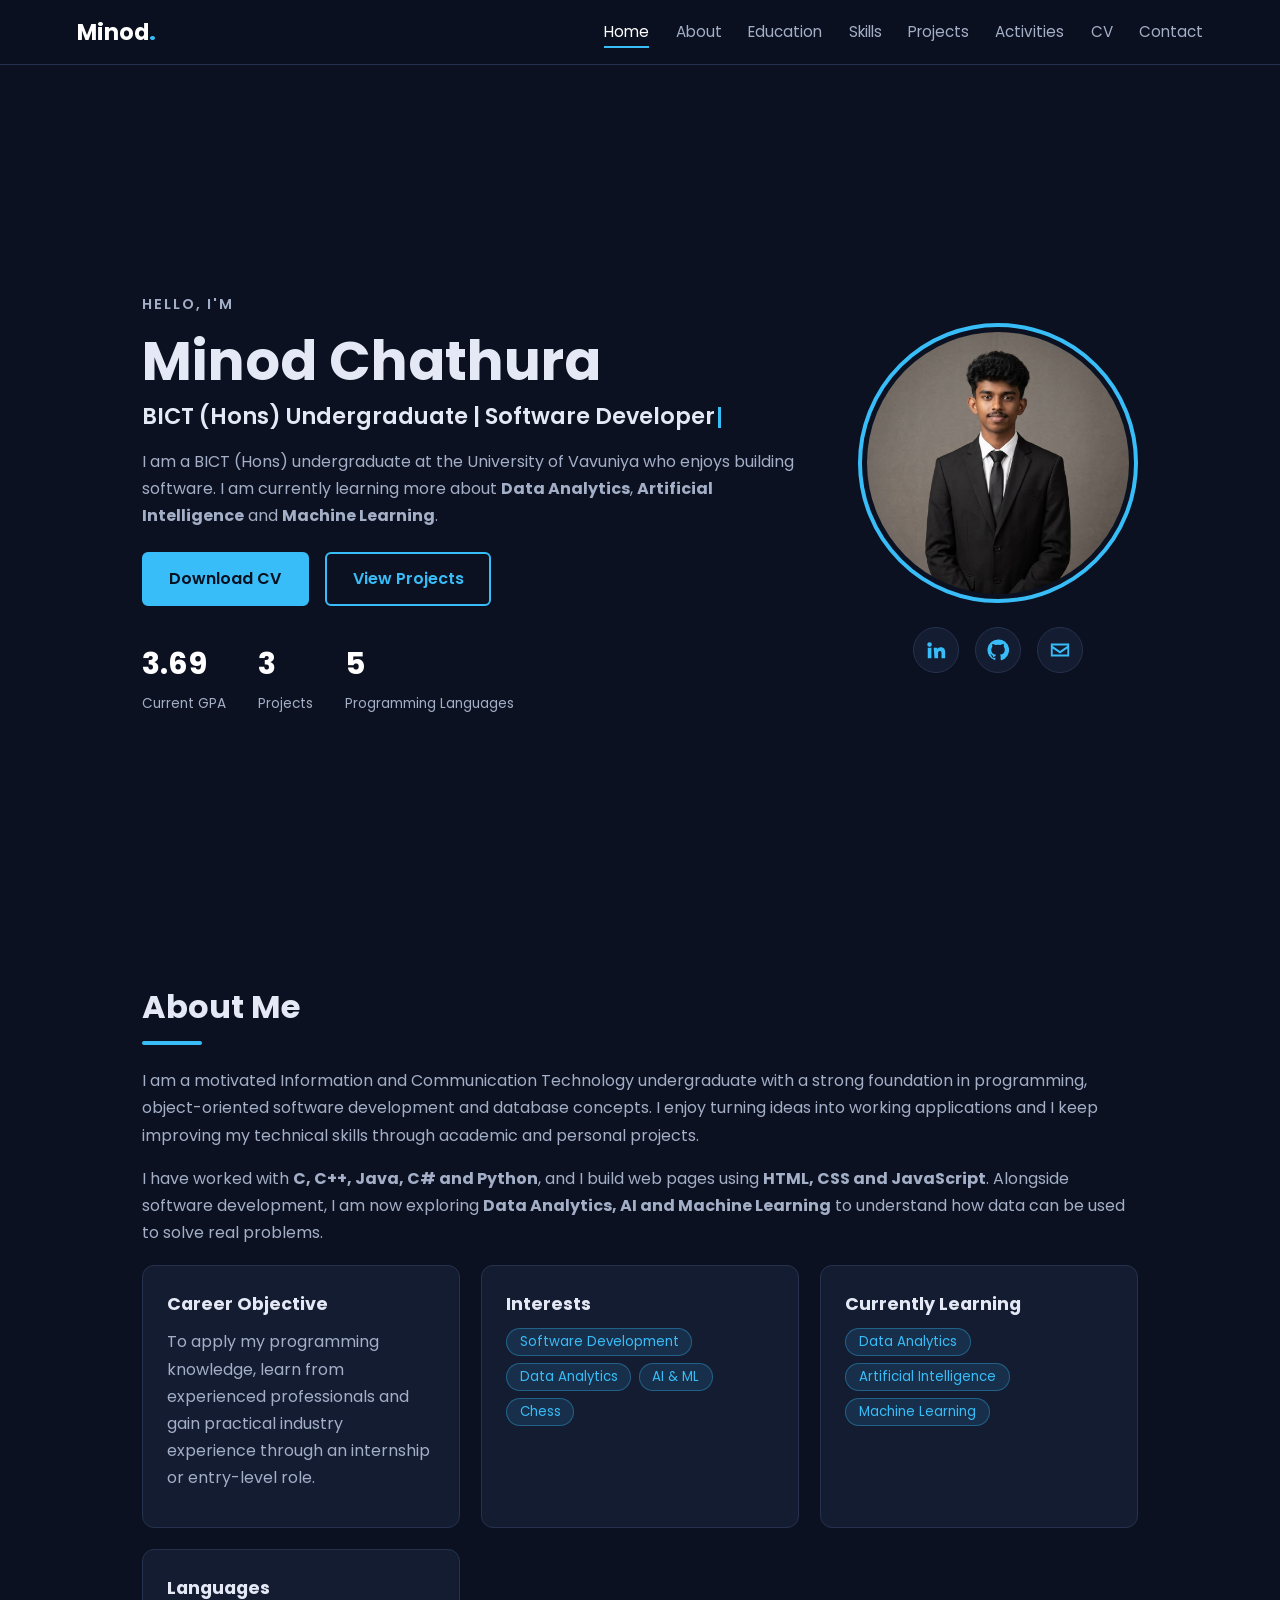
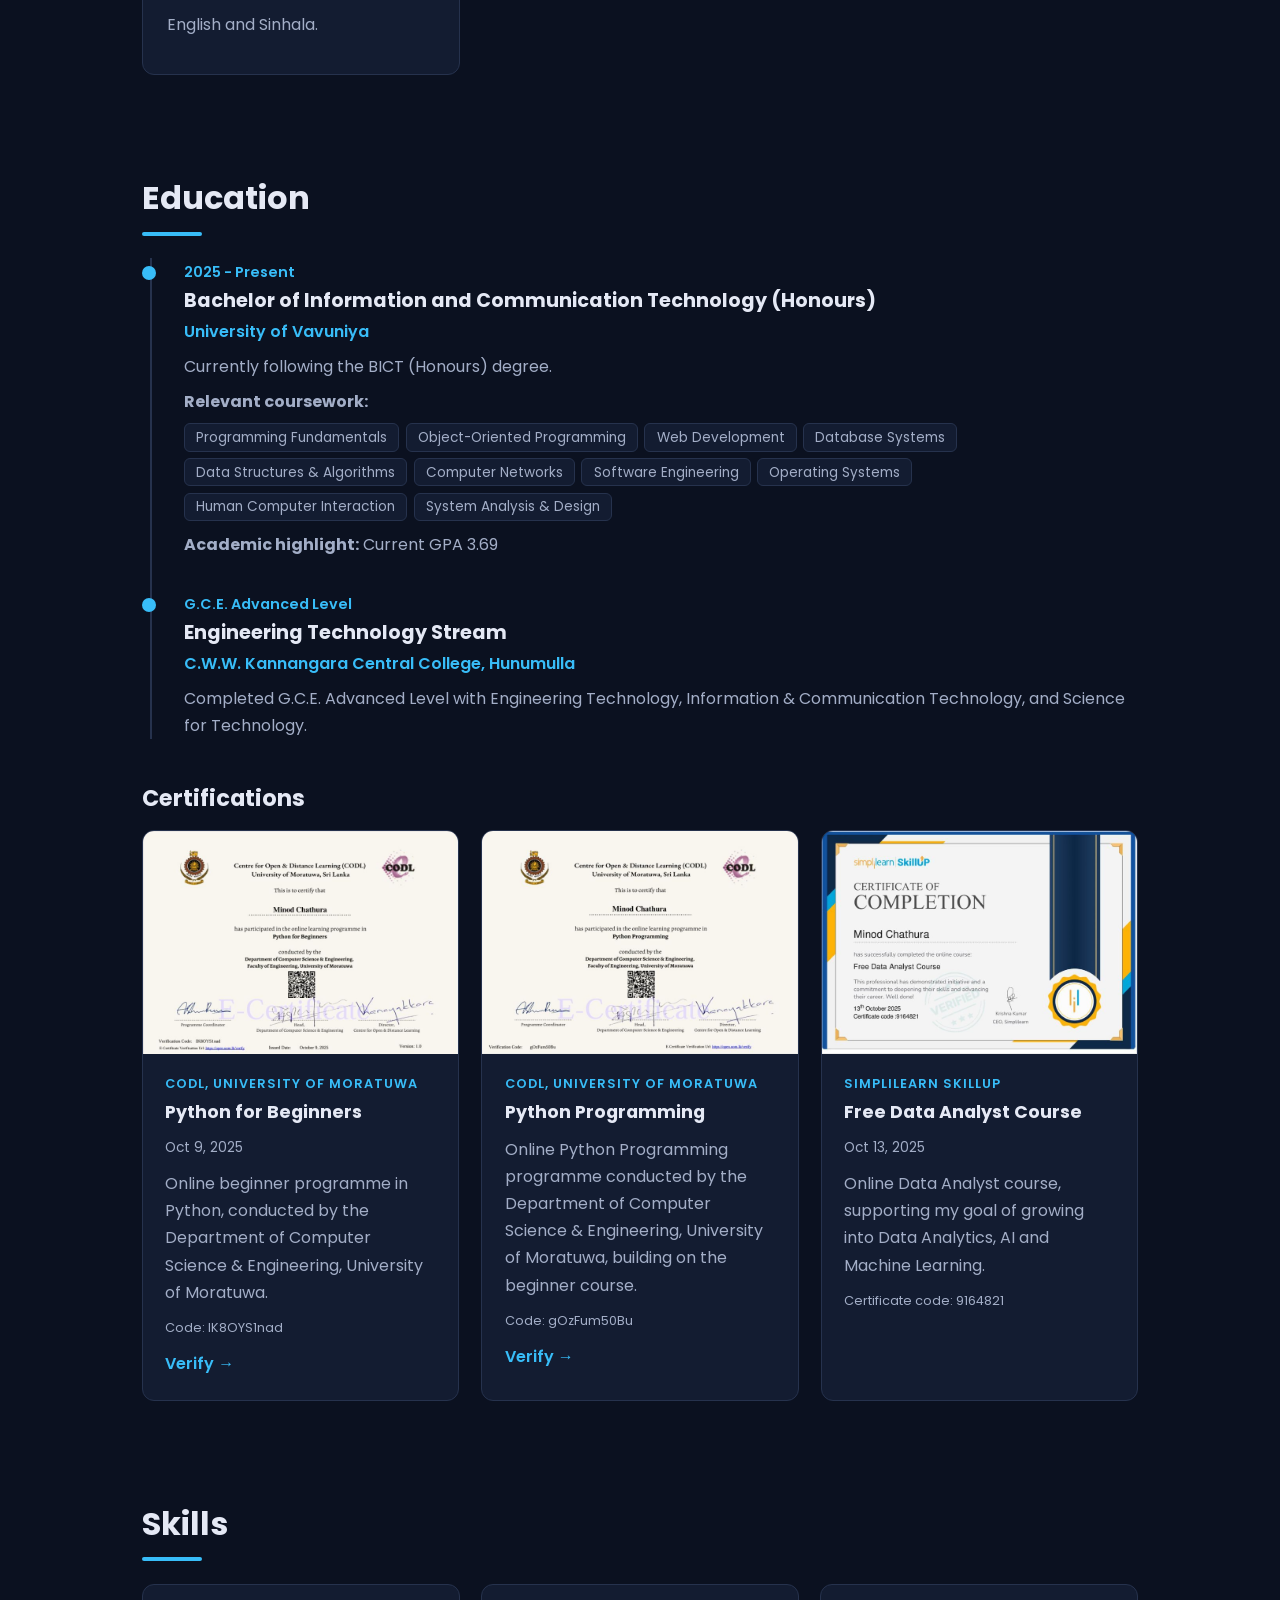
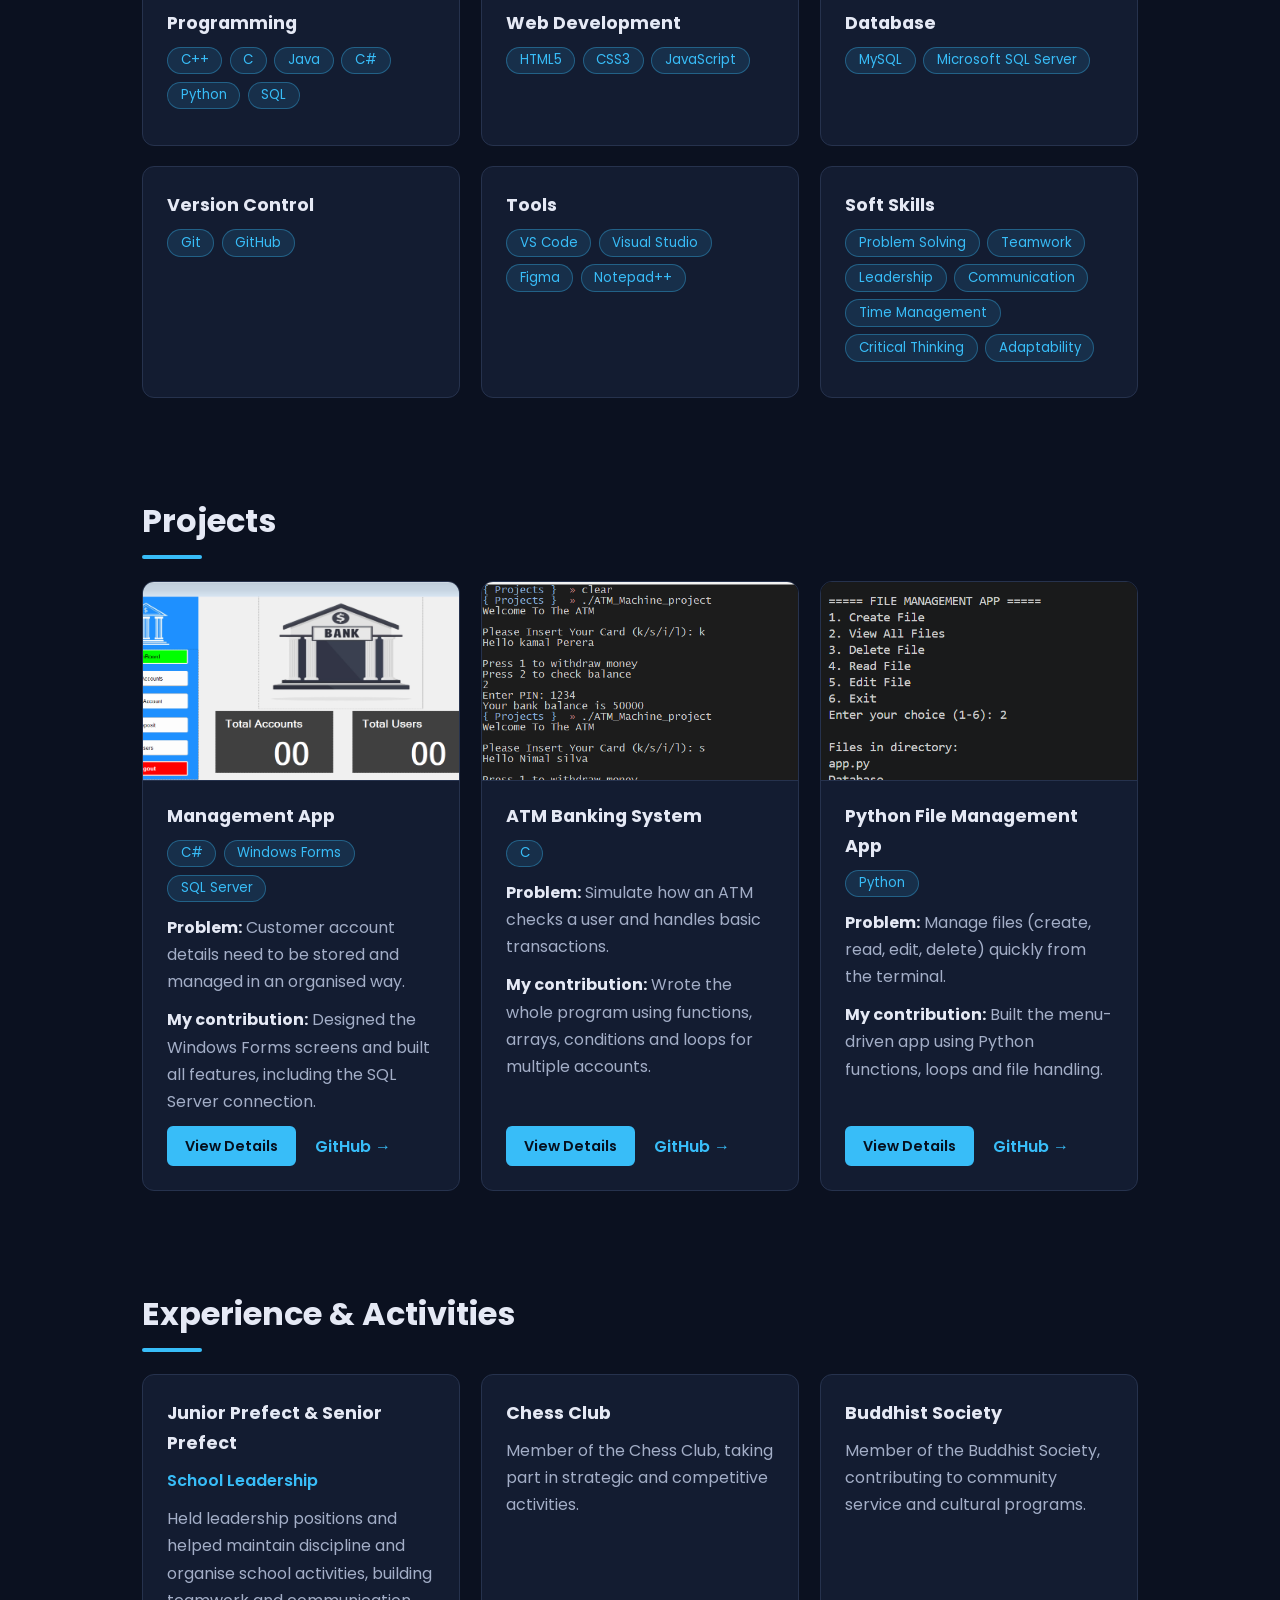
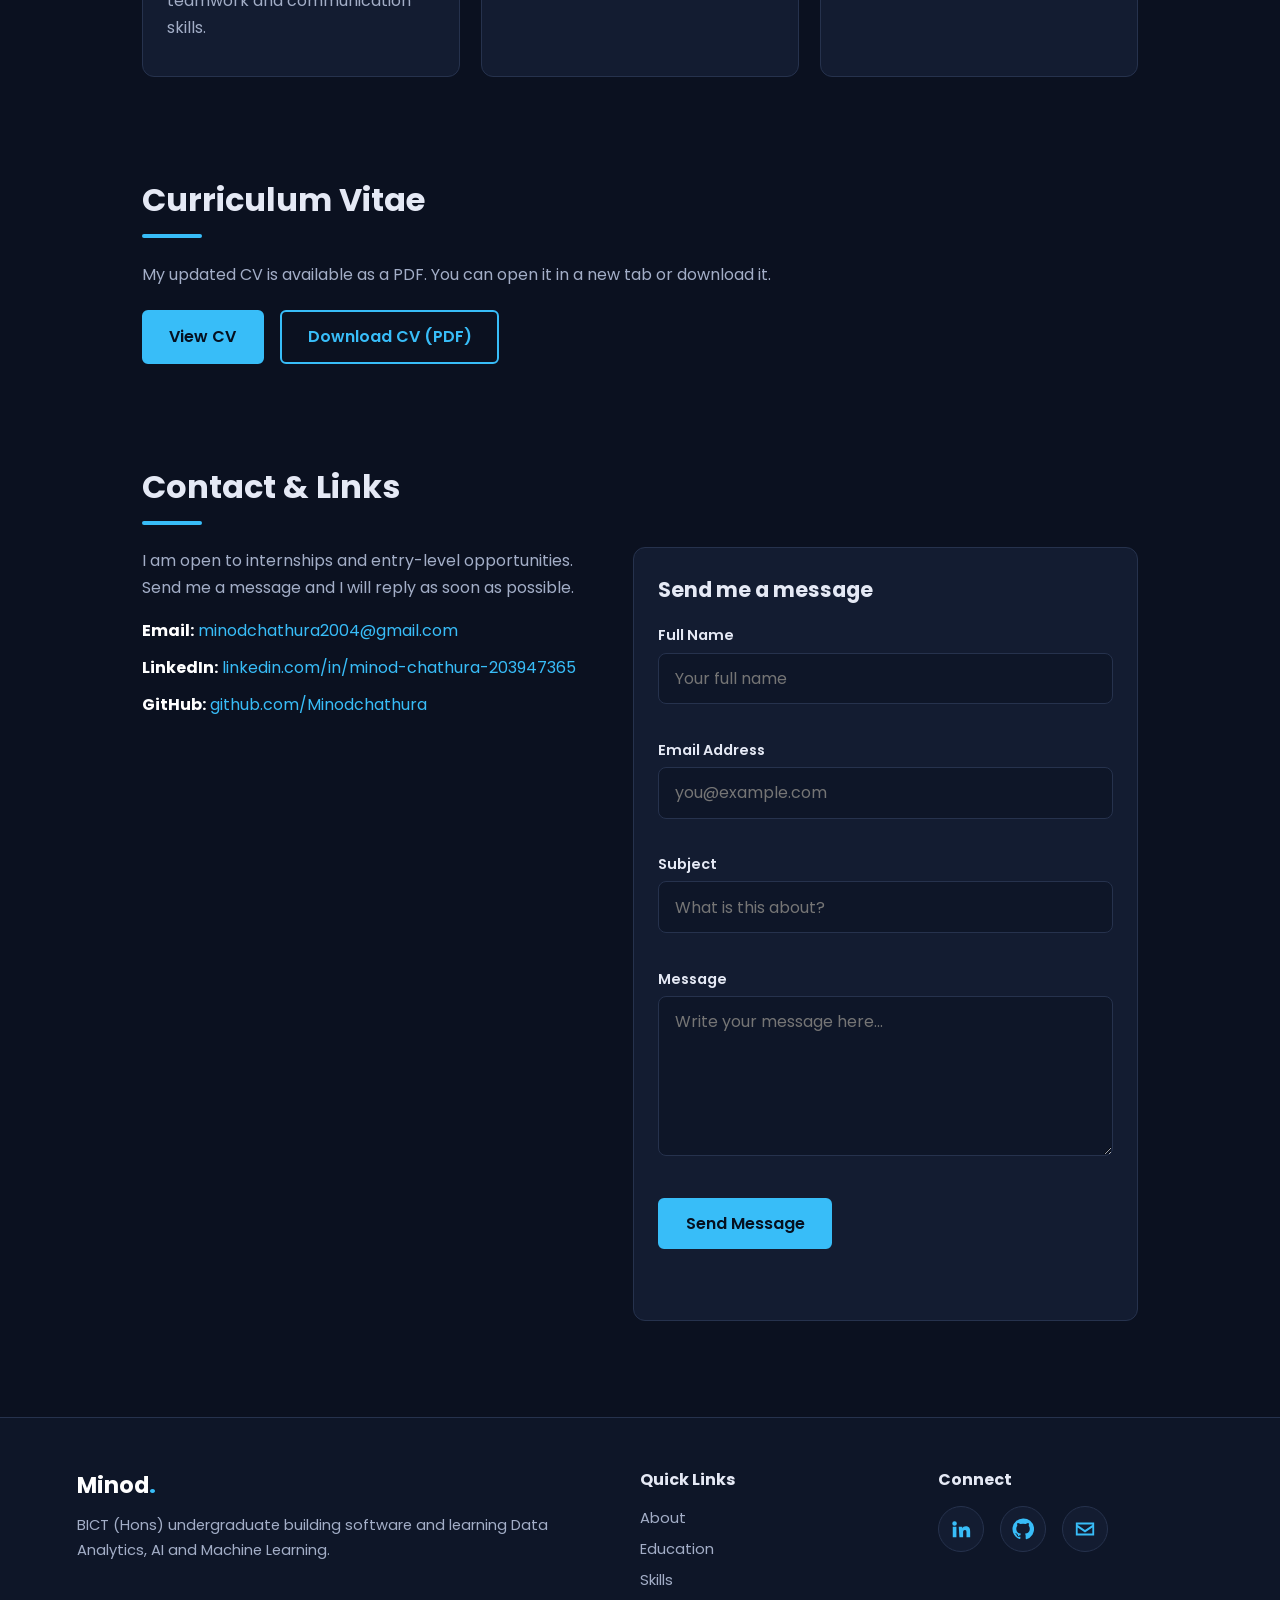
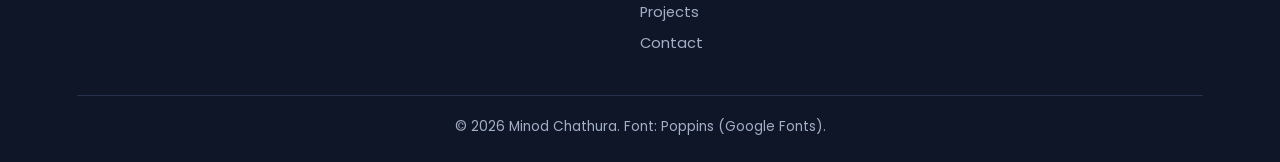
<file: index.html>
<!DOCTYPE html>
<html lang="en">
  <head>
    <meta charset="UTF-8" />
    <meta name="viewport" content="width=device-width, initial-scale=1" />
    <meta
      name="description"
      content="Portfolio of Minod Chathura, BICT (Hons) undergraduate at the University of Vavuniya."
    />
    <title>Minod Chathura | Portfolio</title>
    <link rel="icon" type="image/jpeg" href="assets/profile.jpeg" />
    <!-- Poppins font from Google Fonts (open source, SIL Open Font License) -->
    <link
      href="https://fonts.googleapis.com/css2?family=Poppins:wght@400;500;600;700&display=swap"
      rel="stylesheet"
    />
    <link rel="stylesheet" href="style.css" />
  </head>
  <body>
    <a class="skip" href="#main">Skip to main content</a>

    <header class="nav">
      <a href="#home" class="logo">Minod<span>.</span></a>
      <button class="menu-btn" id="menuBtn" aria-label="Toggle menu" aria-expanded="false">&#9776;</button>
      <nav id="navLinks" aria-label="Main navigation">
        <a href="#home">Home</a>
        <a href="#about">About</a>
        <a href="#education">Education</a>
        <a href="#skills">Skills</a>
        <a href="#projects">Projects</a>
        <a href="#activities">Activities</a>
        <a href="#cv">CV</a>
        <a href="#contact">Contact</a>
      </nav>
    </header>

    <main id="main">
      <!-- HOME -->
      <section id="home" class="hero">
        <div class="hero-text">
          <p class="eyebrow">Hello, I'm</p>
          <h1>Minod Chathura</h1>
          <h2>BICT (Hons) Undergraduate | <span id="typing"></span><span class="cursor"></span></h2>
          <p>
            I am a BICT (Hons) undergraduate at the University of Vavuniya who enjoys building software. I am
            currently learning more about <strong>Data Analytics</strong>,
            <strong>Artificial Intelligence</strong> and <strong>Machine Learning</strong>.
          </p>
          <div class="btns">
            <a class="btn primary" href="assets/Minod_Chathura_CV.pdf" download>Download CV</a>
            <a class="btn" href="#projects">View Projects</a>
          </div>
          <div class="stats">
            <div class="stat"><b data-count="3.69" data-dec="2">3.69</b><span>Current GPA</span></div>
            <div class="stat"><b data-count="3">3</b><span>Projects</span></div>
            <div class="stat"><b data-count="5">5</b><span>Programming Languages</span></div>
          </div>
        </div>

        <div class="hero-img">
          <div class="photo">
            <img src="assets/profile.jpeg" alt="Portrait of Minod Chathura" />
          </div>
          <div class="socials">
            <a href="https://www.linkedin.com/in/minod-chathura-203947365" target="_blank" rel="noopener" aria-label="LinkedIn">
              <svg viewBox="0 0 24 24" aria-hidden="true">
                <path d="M4.98 3.5a2.5 2.5 0 11-.02 5 2.5 2.5 0 01.02-5zM3 9.5h4V21H3zM9.5 9.5h3.8v1.6h.1c.5-1 1.8-2 3.8-2 4 0 4.8 2.6 4.8 6V21h-4v-5.1c0-1.2 0-2.8-1.7-2.8s-2 1.3-2 2.7V21h-4z" />
              </svg>
            </a>
            <a href="https://github.com/Minodchathura" target="_blank" rel="noopener" aria-label="GitHub">
              <svg viewBox="0 0 24 24" aria-hidden="true">
                <path d="M12 .5a11.5 11.5 0 00-3.64 22.4c.58.1.79-.25.79-.56v-2c-3.2.7-3.88-1.37-3.88-1.37-.52-1.33-1.28-1.69-1.28-1.69-1.04-.71.08-.7.08-.7 1.15.08 1.76 1.19 1.76 1.19 1.03 1.76 2.69 1.25 3.35.96.1-.75.4-1.25.73-1.54-2.55-.29-5.24-1.28-5.24-5.69 0-1.26.45-2.28 1.19-3.09-.12-.29-.52-1.46.11-3.05 0 0 .97-.31 3.17 1.18a11 11 0 015.77 0c2.2-1.49 3.17-1.18 3.17-1.18.63 1.59.23 2.76.11 3.05.74.81 1.19 1.83 1.19 3.09 0 4.42-2.69 5.39-5.25 5.68.41.36.78 1.06.78 2.14v3.17c0 .31.21.67.8.56A11.5 11.5 0 0012 .5z" />
              </svg>
            </a>
            <a href="mailto:minodchathura2004@gmail.com" aria-label="Email">
              <svg viewBox="0 0 24 24" aria-hidden="true">
                <path d="M2 5h20v14H2zm2 2v.5l8 5.5 8-5.5V7zm16 3.4l-8 5.5-8-5.5V17h16z" />
              </svg>
            </a>
          </div>
        </div>
      </section>

      <!-- ABOUT -->
      <section id="about" class="reveal">
        <h3 class="title">About Me</h3>
        <p>
          I am a motivated Information and Communication Technology undergraduate with a strong foundation in
          programming, object-oriented software development and database concepts. I enjoy turning ideas into
          working applications and I keep improving my technical skills through academic and personal
          projects.
        </p>
        <p>
          I have worked with <strong>C, C++, Java, C# and Python</strong>, and I build web pages using
          <strong>HTML, CSS and JavaScript</strong>. Alongside software development, I am now exploring
          <strong>Data Analytics, AI and Machine Learning</strong> to understand how data can be used to solve
          real problems.
        </p>
        <div class="cards">
          <div class="card">
            <h4>Career Objective</h4>
            <p>
              To apply my programming knowledge, learn from experienced professionals and gain practical
              industry experience through an internship or entry-level role.
            </p>
          </div>
          <div class="card">
            <h4>Interests</h4>
            <p class="tags">
              <span>Software Development</span><span>Data Analytics</span><span>AI &amp; ML</span
              ><span>Chess</span>
            </p>
          </div>
          <div class="card">
            <h4>Currently Learning</h4>
            <p class="tags">
              <span>Data Analytics</span><span>Artificial Intelligence</span><span>Machine Learning</span>
            </p>
          </div>
          <div class="card">
            <h4>Languages</h4>
            <p>English and Sinhala.</p>
          </div>
        </div>
      </section>

      <!-- EDUCATION -->
      <section id="education" class="reveal">
        <h3 class="title">Education</h3>
        <div class="timeline">
          <div class="item">
            <span class="date">2025 - Present</span>
            <h4>Bachelor of Information and Communication Technology (Honours)</h4>
            <p class="place">University of Vavuniya</p>
            <p>Currently following the BICT (Honours) degree.</p>
            <p><strong>Relevant coursework:</strong></p>
            <ul class="courses">
              <li>Programming Fundamentals</li>
              <li>Object-Oriented Programming</li>
              <li>Web Development</li>
              <li>Database Systems</li>
              <li>Data Structures &amp; Algorithms</li>
              <li>Computer Networks</li>
              <li>Software Engineering</li>
              <li>Operating Systems</li>
              <li>Human Computer Interaction</li>
              <li>System Analysis &amp; Design</li>
            </ul>
            <p><strong>Academic highlight:</strong> Current GPA 3.69</p>
          </div>
          <div class="item">
            <span class="date">G.C.E. Advanced Level</span>
            <h4>Engineering Technology Stream</h4>
            <p class="place">C.W.W. Kannangara Central College, Hunumulla</p>
            <p>
              Completed G.C.E. Advanced Level with Engineering Technology, Information &amp; Communication
              Technology, and Science for Technology.
            </p>
          </div>
        </div>

        <h4 class="subtitle">Certifications</h4>
        <div class="cert-grid">
          <article class="card cert">
            <button
              class="cert-img"
              type="button"
              data-full="assets/certificates/python-for-beginners.jpg"
              data-alt="Python for Beginners certificate"
              aria-label="View Python for Beginners certificate in full size"
            >
              <img src="assets/certificates/python-for-beginners.jpg" alt="Python for Beginners certificate" loading="lazy" />
            </button>
            <div class="cert-body">
              <p class="cert-issuer">CODL, University of Moratuwa</p>
              <h4>Python for Beginners</h4>
              <p class="cert-date">Oct 9, 2025</p>
              <p>
                Online beginner programme in Python, conducted by the Department of Computer Science &amp;
                Engineering, University of Moratuwa.
              </p>
              <p class="cert-code">Code: IK8OYS1nad</p>
              <a class="link" href="https://open.uom.lk/verify" target="_blank" rel="noopener">Verify &rarr;</a>
            </div>
          </article>

          <article class="card cert">
            <button
              class="cert-img"
              type="button"
              data-full="assets/certificates/python-programming.jpg"
              data-alt="Python Programming certificate"
              aria-label="View Python Programming certificate in full size"
            >
              <img src="assets/certificates/python-programming.jpg" alt="Python Programming certificate" loading="lazy" />
            </button>
            <div class="cert-body">
              <p class="cert-issuer">CODL, University of Moratuwa</p>
              <h4>Python Programming</h4>
              <p>
                Online Python Programming programme conducted by the Department of Computer Science &amp;
                Engineering, University of Moratuwa, building on the beginner course.
              </p>
              <p class="cert-code">Code: gOzFum50Bu</p>
              <a class="link" href="https://open.uom.lk/verify" target="_blank" rel="noopener">Verify &rarr;</a>
            </div>
          </article>

          <article class="card cert">
            <button
              class="cert-img"
              type="button"
              data-full="assets/certificates/data-analyst-course.jpg"
              data-alt="Free Data Analyst Course certificate"
              aria-label="View Free Data Analyst Course certificate in full size"
            >
              <img src="assets/certificates/data-analyst-course.jpg" alt="Free Data Analyst Course certificate" loading="lazy" />
            </button>
            <div class="cert-body">
              <p class="cert-issuer">Simplilearn SkillUP</p>
              <h4>Free Data Analyst Course</h4>
              <p class="cert-date">Oct 13, 2025</p>
              <p>
                Online Data Analyst course, supporting my goal of growing into Data Analytics, AI and Machine
                Learning.
              </p>
              <p class="cert-code">Certificate code: 9164821</p>
            </div>
          </article>
        </div>
      </section>

      <!-- SKILLS -->
      <section id="skills" class="reveal">
        <h3 class="title">Skills</h3>
        <div class="cards">
          <div class="card">
            <h4>Programming</h4>
            <p class="tags"><span>C++</span><span>C</span><span>Java</span><span>C#</span><span>Python</span><span>SQL</span></p>
          </div>
          <div class="card">
            <h4>Web Development</h4>
            <p class="tags"><span>HTML5</span><span>CSS3</span><span>JavaScript</span></p>
          </div>
          <div class="card">
            <h4>Database</h4>
            <p class="tags"><span>MySQL</span><span>Microsoft SQL Server</span></p>
          </div>
          <div class="card">
            <h4>Version Control</h4>
            <p class="tags"><span>Git</span><span>GitHub</span></p>
          </div>
          <div class="card">
            <h4>Tools</h4>
            <p class="tags"><span>VS Code</span><span>Visual Studio</span><span>Figma</span><span>Notepad++</span></p>
          </div>
          <div class="card">
            <h4>Soft Skills</h4>
            <p class="tags">
              <span>Problem Solving</span><span>Teamwork</span><span>Leadership</span><span>Communication</span
              ><span>Time Management</span><span>Critical Thinking</span><span>Adaptability</span>
            </p>
          </div>
        </div>
      </section>

      <!-- PROJECTS -->
      <section id="projects" class="reveal">
        <h3 class="title">Projects</h3>
        <div class="cards">
          <article class="card proj">
            <a class="proj-cover" href="project-management-app.html" tabindex="-1">
              <img src="assets/projects/management-app/03-dashboard.png" alt="Dashboard screen of the Management App" loading="lazy" />
            </a>
            <div class="proj-body">
              <h4>Management App</h4>
              <p class="tags"><span>C#</span><span>Windows Forms</span><span>SQL Server</span></p>
              <p><strong>Problem:</strong> Customer account details need to be stored and managed in an organised way.</p>
              <p>
                <strong>My contribution:</strong> Designed the Windows Forms screens and built all features,
                including the SQL Server connection.
              </p>
              <div class="proj-links">
                <a class="btn small primary" href="project-management-app.html">View Details</a>
                <a class="link" href="https://github.com/Minodchathura/Banking-Management-Application" target="_blank" rel="noopener">GitHub &rarr;</a>
              </div>
            </div>
          </article>

          <article class="card proj">
            <a class="proj-cover" href="project-atm-system.html" tabindex="-1">
              <img src="assets/projects/atm/01-check-balance.png" alt="Terminal screenshot of the ATM Banking System" loading="lazy" />
            </a>
            <div class="proj-body">
              <h4>ATM Banking System</h4>
              <p class="tags"><span>C</span></p>
              <p><strong>Problem:</strong> Simulate how an ATM checks a user and handles basic transactions.</p>
              <p>
                <strong>My contribution:</strong> Wrote the whole program using functions, arrays, conditions
                and loops for multiple accounts.
              </p>
              <div class="proj-links">
                <a class="btn small primary" href="project-atm-system.html">View Details</a>
                <a class="link" href="https://github.com/Minodchathura/ATM-Machine-project-" target="_blank" rel="noopener">GitHub &rarr;</a>
              </div>
            </div>
          </article>

          <article class="card proj">
            <a class="proj-cover" href="project-file-manager.html" tabindex="-1">
              <img src="assets/projects/file-manager/01-view-all-files.png" alt="Terminal screenshot of the Python File Management App" loading="lazy" />
            </a>
            <div class="proj-body">
              <h4>Python File Management App</h4>
              <p class="tags"><span>Python</span></p>
              <p><strong>Problem:</strong> Manage files (create, read, edit, delete) quickly from the terminal.</p>
              <p>
                <strong>My contribution:</strong> Built the menu-driven app using Python functions, loops and
                file handling.
              </p>
              <div class="proj-links">
                <a class="btn small primary" href="project-file-manager.html">View Details</a>
                <a class="link" href="https://github.com/Minodchathura/python-file-management-system" target="_blank" rel="noopener">GitHub &rarr;</a>
              </div>
            </div>
          </article>
        </div>
      </section>

      <!-- EXPERIENCE AND ACTIVITIES -->
      <section id="activities" class="reveal">
        <h3 class="title">Experience &amp; Activities</h3>
        <div class="cards">
          <div class="card">
            <h4>Junior Prefect &amp; Senior Prefect</h4>
            <p class="place">School Leadership</p>
            <p>
              Held leadership positions and helped maintain discipline and organise school activities,
              building teamwork and communication skills.
            </p>
          </div>
          <div class="card">
            <h4>Chess Club</h4>
            <p>Member of the Chess Club, taking part in strategic and competitive activities.</p>
          </div>
          <div class="card">
            <h4>Buddhist Society</h4>
            <p>Member of the Buddhist Society, contributing to community service and cultural programs.</p>
          </div>
        </div>
      </section>

      <!-- CV -->
      <section id="cv" class="reveal">
        <h3 class="title">Curriculum Vitae</h3>
        <p>My updated CV is available as a PDF. You can open it in a new tab or download it.</p>
        <div class="btns">
          <a class="btn primary" href="assets/Minod_Chathura_CV.pdf" target="_blank" rel="noopener">View CV</a>
          <a class="btn" href="assets/Minod_Chathura_CV.pdf" download>Download CV (PDF)</a>
        </div>
      </section>

      <!-- CONTACT -->
      <section id="contact" class="reveal">
        <h3 class="title">Contact &amp; Links</h3>
        <div class="contact-grid">
          <div class="contact-info">
            <p>
              I am open to internships and entry-level opportunities. Send me a message and I will reply as
              soon as possible.
            </p>
            <ul class="contact">
              <li><strong>Email:</strong> <a href="mailto:minodchathura2004@gmail.com">minodchathura2004@gmail.com</a></li>
              <li>
                <strong>LinkedIn:</strong>
                <a href="https://www.linkedin.com/in/minod-chathura-203947365" target="_blank" rel="noopener">linkedin.com/in/minod-chathura-203947365</a>
              </li>
              <li>
                <strong>GitHub:</strong>
                <a href="https://github.com/Minodchathura" target="_blank" rel="noopener">github.com/Minodchathura</a>
              </li>
            </ul>
          </div>

          <form id="contactForm" class="card form" novalidate>
            <h4>Send me a message</h4>
            <div class="field">
              <label for="name">Full Name</label>
              <input id="name" name="name" type="text" placeholder="Your full name" autocomplete="name" required />
              <small class="err"></small>
            </div>
            <div class="field">
              <label for="email">Email Address</label>
              <input id="email" name="email" type="email" placeholder="you@example.com" autocomplete="email" required />
              <small class="err"></small>
            </div>
            <div class="field">
              <label for="subject">Subject</label>
              <input id="subject" name="subject" type="text" placeholder="What is this about?" required />
              <small class="err"></small>
            </div>
            <div class="field">
              <label for="message">Message</label>
              <textarea id="message" name="message" rows="5" placeholder="Write your message here..." required></textarea>
              <small class="err"></small>
            </div>
            <button type="submit" class="btn primary">Send Message</button>
            <p id="formStatus" class="status" role="status" aria-live="polite"></p>
          </form>
        </div>
      </section>
    </main>

    <footer class="site-footer">
      <div class="foot-grid">
        <div>
          <a href="#home" class="logo">Minod<span>.</span></a>
          <p>BICT (Hons) undergraduate building software and learning Data Analytics, AI and Machine Learning.</p>
        </div>
        <div>
          <h5>Quick Links</h5>
          <a href="#about">About</a>
          <a href="#education">Education</a>
          <a href="#skills">Skills</a>
          <a href="#projects">Projects</a>
          <a href="#contact">Contact</a>
        </div>
        <div>
          <h5>Connect</h5>
          <div class="socials left">
            <a href="https://www.linkedin.com/in/minod-chathura-203947365" target="_blank" rel="noopener" aria-label="LinkedIn">
              <svg viewBox="0 0 24 24" aria-hidden="true">
                <path d="M4.98 3.5a2.5 2.5 0 11-.02 5 2.5 2.5 0 01.02-5zM3 9.5h4V21H3zM9.5 9.5h3.8v1.6h.1c.5-1 1.8-2 3.8-2 4 0 4.8 2.6 4.8 6V21h-4v-5.1c0-1.2 0-2.8-1.7-2.8s-2 1.3-2 2.7V21h-4z" />
              </svg>
            </a>
            <a href="https://github.com/Minodchathura" target="_blank" rel="noopener" aria-label="GitHub">
              <svg viewBox="0 0 24 24" aria-hidden="true">
                <path d="M12 .5a11.5 11.5 0 00-3.64 22.4c.58.1.79-.25.79-.56v-2c-3.2.7-3.88-1.37-3.88-1.37-.52-1.33-1.28-1.69-1.28-1.69-1.04-.71.08-.7.08-.7 1.15.08 1.76 1.19 1.76 1.19 1.03 1.76 2.69 1.25 3.35.96.1-.75.4-1.25.73-1.54-2.55-.29-5.24-1.28-5.24-5.69 0-1.26.45-2.28 1.19-3.09-.12-.29-.52-1.46.11-3.05 0 0 .97-.31 3.17 1.18a11 11 0 015.77 0c2.2-1.49 3.17-1.18 3.17-1.18.63 1.59.23 2.76.11 3.05.74.81 1.19 1.83 1.19 3.09 0 4.42-2.69 5.39-5.25 5.68.41.36.78 1.06.78 2.14v3.17c0 .31.21.67.8.56A11.5 11.5 0 0012 .5z" />
              </svg>
            </a>
            <a href="mailto:minodchathura2004@gmail.com" aria-label="Email">
              <svg viewBox="0 0 24 24" aria-hidden="true">
                <path d="M2 5h20v14H2zm2 2v.5l8 5.5 8-5.5V7zm16 3.4l-8 5.5-8-5.5V17h16z" />
              </svg>
            </a>
          </div>
        </div>
      </div>
      <p class="copy">&copy; <span id="year">2026</span> Minod Chathura. Font: Poppins (Google Fonts).</p>
    </footer>

    <!-- lightbox for certificates -->
    <div id="lightbox" class="lightbox" hidden>
      <button class="lb-close" type="button" aria-label="Close">&times;</button>
      <figure>
        <img id="lbImg" alt="" />
        <figcaption id="lbCap"></figcaption>
      </figure>
    </div>

    <button id="top" aria-label="Back to top">&uarr;</button>

    <script src="script.js"></script>
  </body>
</html>
</file>
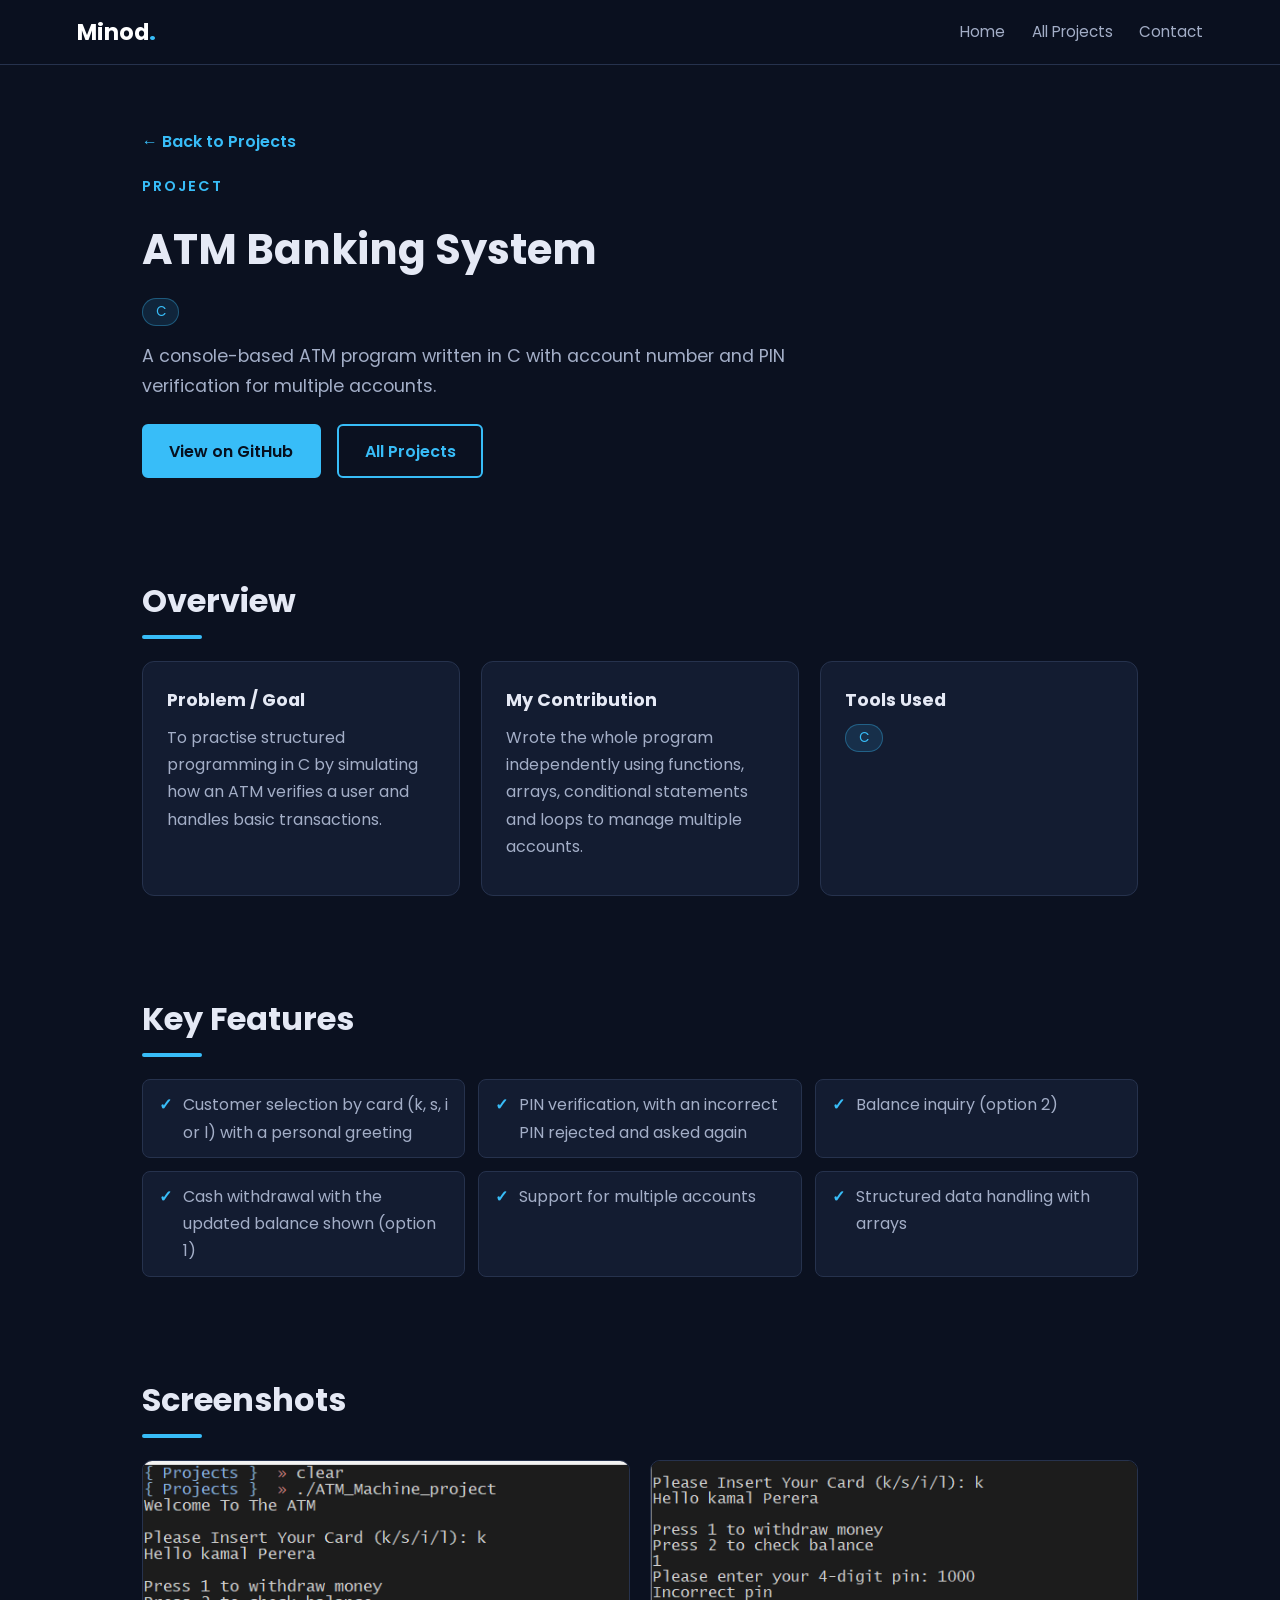
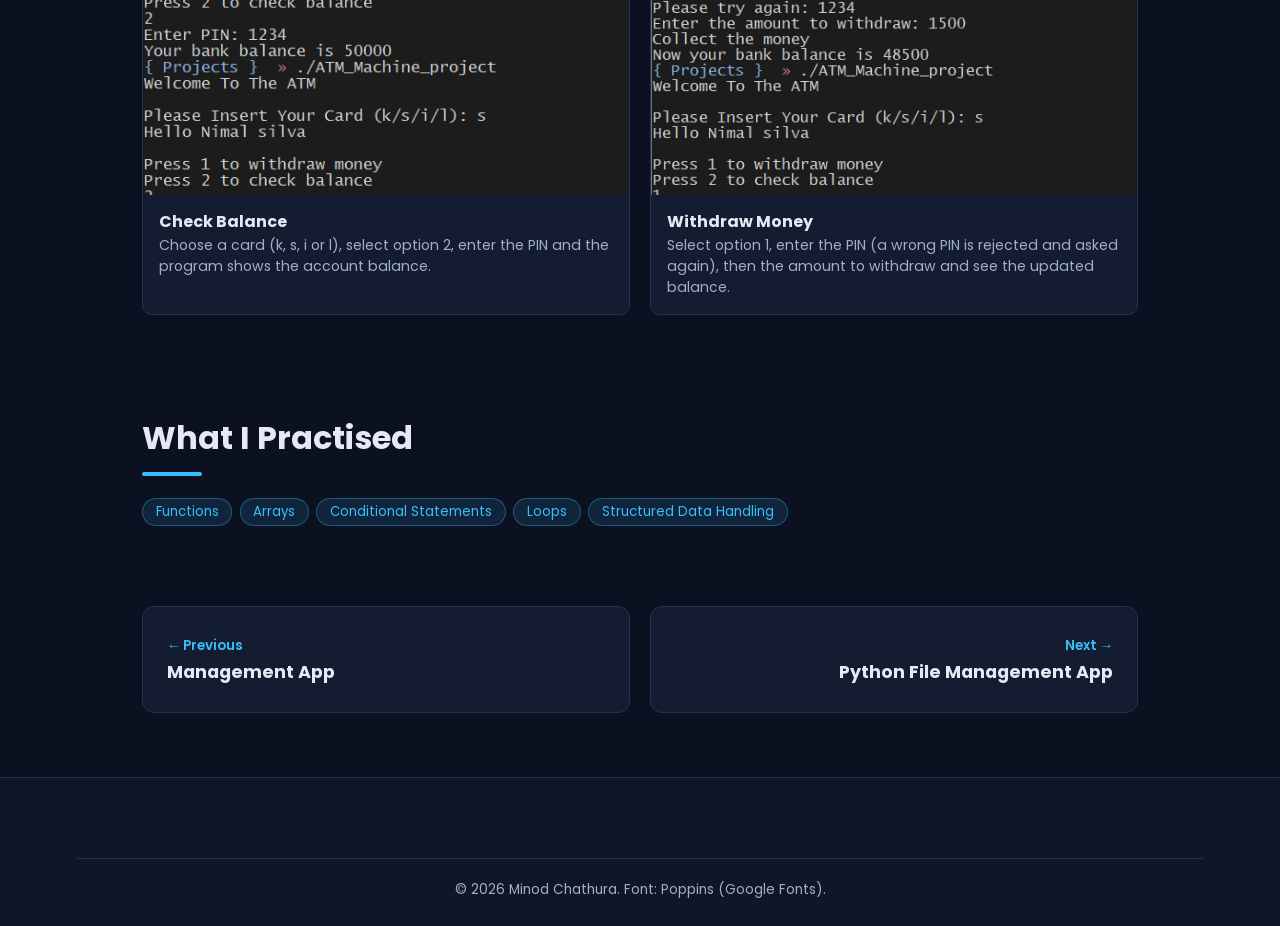
<file: project-atm-system.html>
<!DOCTYPE html>
<html lang="en">
  <head>
    <meta charset="UTF-8" />
    <meta name="viewport" content="width=device-width, initial-scale=1" />
    <meta name="description" content="ATM Banking System - project by Minod Chathura." />
    <title>ATM Banking System | Minod Chathura</title>
    <link rel="icon" type="image/jpeg" href="assets/profile.jpeg" />
    <link
      href="https://fonts.googleapis.com/css2?family=Poppins:wght@400;500;600;700&display=swap"
      rel="stylesheet"
    />
    <link rel="stylesheet" href="style.css" />
  </head>
  <body class="project-page">
    <a class="skip" href="#main">Skip to main content</a>

    <header class="nav">
      <a href="index.html" class="logo">Minod<span>.</span></a>
      <button class="menu-btn" id="menuBtn" aria-label="Toggle menu" aria-expanded="false">&#9776;</button>
      <nav id="navLinks" aria-label="Main navigation">
        <a href="index.html">Home</a>
        <a href="index.html#projects">All Projects</a>
        <a href="index.html#contact">Contact</a>
      </nav>
    </header>

    <main id="main">
      <section class="p-hero">
        <a class="back" href="index.html#projects">&larr; Back to Projects</a>
        <p class="eyebrow">Project</p>
        <h1>ATM Banking System</h1>
        <p class="tags"><span>C</span></p>
        <p class="lead">A console-based ATM program written in C with account number and PIN verification for multiple accounts.</p>
        <div class="btns">
          <a class="btn primary" href="https://github.com/Minodchathura/ATM-Machine-project-" target="_blank" rel="noopener">View on GitHub</a>
          <a class="btn" href="index.html#projects">All Projects</a>
        </div>
      </section>

      <section class="reveal">
        <h3 class="title">Overview</h3>
        <div class="cards">
          <div class="card">
            <h4>Problem / Goal</h4>
            <p>To practise structured programming in C by simulating how an ATM verifies a user and handles basic transactions.</p>
          </div>
          <div class="card">
            <h4>My Contribution</h4>
            <p>Wrote the whole program independently using functions, arrays, conditional statements and loops to manage multiple accounts.</p>
          </div>
          <div class="card">
            <h4>Tools Used</h4>
            <p class="tags"><span>C</span></p>
          </div>
        </div>
      </section>

      <section class="reveal">
        <h3 class="title">Key Features</h3>
        <ul class="feat">
          <li>Customer selection by card (k, s, i or l) with a personal greeting</li>
          <li>PIN verification, with an incorrect PIN rejected and asked again</li>
          <li>Balance inquiry (option 2)</li>
          <li>Cash withdrawal with the updated balance shown (option 1)</li>
          <li>Support for multiple accounts</li>
          <li>Structured data handling with arrays</li>
        </ul>
      </section>

      <section class="reveal">
        <h3 class="title">Screenshots</h3>
        <div class="gallery tall">
          <figure class="shot">
            <button
              type="button"
              class="shot-btn"
              data-full="assets/projects/atm/01-check-balance.png"
              data-alt="Check Balance: Choose a card (k, s, i or l), select option 2, enter the PIN and the program shows the account balance."
              aria-label="View Check Balance screenshot in full size"
            >
              <img src="assets/projects/atm/01-check-balance.png" alt="ATM Banking System - Check Balance" loading="lazy" />
            </button>
            <figcaption><b>Check Balance</b><span>Choose a card (k, s, i or l), select option 2, enter the PIN and the program shows the account balance.</span></figcaption>
          </figure>
          <figure class="shot">
            <button
              type="button"
              class="shot-btn"
              data-full="assets/projects/atm/02-withdraw-money.png"
              data-alt="Withdraw Money: Select option 1, enter the PIN (a wrong PIN is rejected and asked again), then the amount to withdraw and see the updated balance."
              aria-label="View Withdraw Money screenshot in full size"
            >
              <img src="assets/projects/atm/02-withdraw-money.png" alt="ATM Banking System - Withdraw Money" loading="lazy" />
            </button>
            <figcaption><b>Withdraw Money</b><span>Select option 1, enter the PIN (a wrong PIN is rejected and asked again), then the amount to withdraw and see the updated balance.</span></figcaption>
          </figure>
        </div>
      </section>

      <section class="reveal">
        <h3 class="title">What I Practised</h3>
        <p class="tags"><span>Functions</span><span>Arrays</span><span>Conditional Statements</span><span>Loops</span><span>Structured Data Handling</span></p>
      </section>

      <section class="pn">
        <a class="card" href="project-management-app.html"><span>&larr; Previous</span><b>Management App</b></a>
        <a class="card next" href="project-file-manager.html"><span>Next &rarr;</span><b>Python File Management App</b></a>
      </section>
    </main>

    <footer class="site-footer">
      <p class="copy">&copy; <span id="year">2026</span> Minod Chathura. Font: Poppins (Google Fonts).</p>
    </footer>

    <!-- lightbox for screenshots -->
    <div id="lightbox" class="lightbox" hidden>
      <button class="lb-close" type="button" aria-label="Close">&times;</button>
      <button class="lb-nav lb-prev" type="button" aria-label="Previous screenshot">&#8249;</button>
      <figure>
        <img id="lbImg" alt="" />
        <figcaption id="lbCap"></figcaption>
      </figure>
      <button class="lb-nav lb-next" type="button" aria-label="Next screenshot">&#8250;</button>
    </div>

    <script src="script.js"></script>
  </body>
</html>
</file>
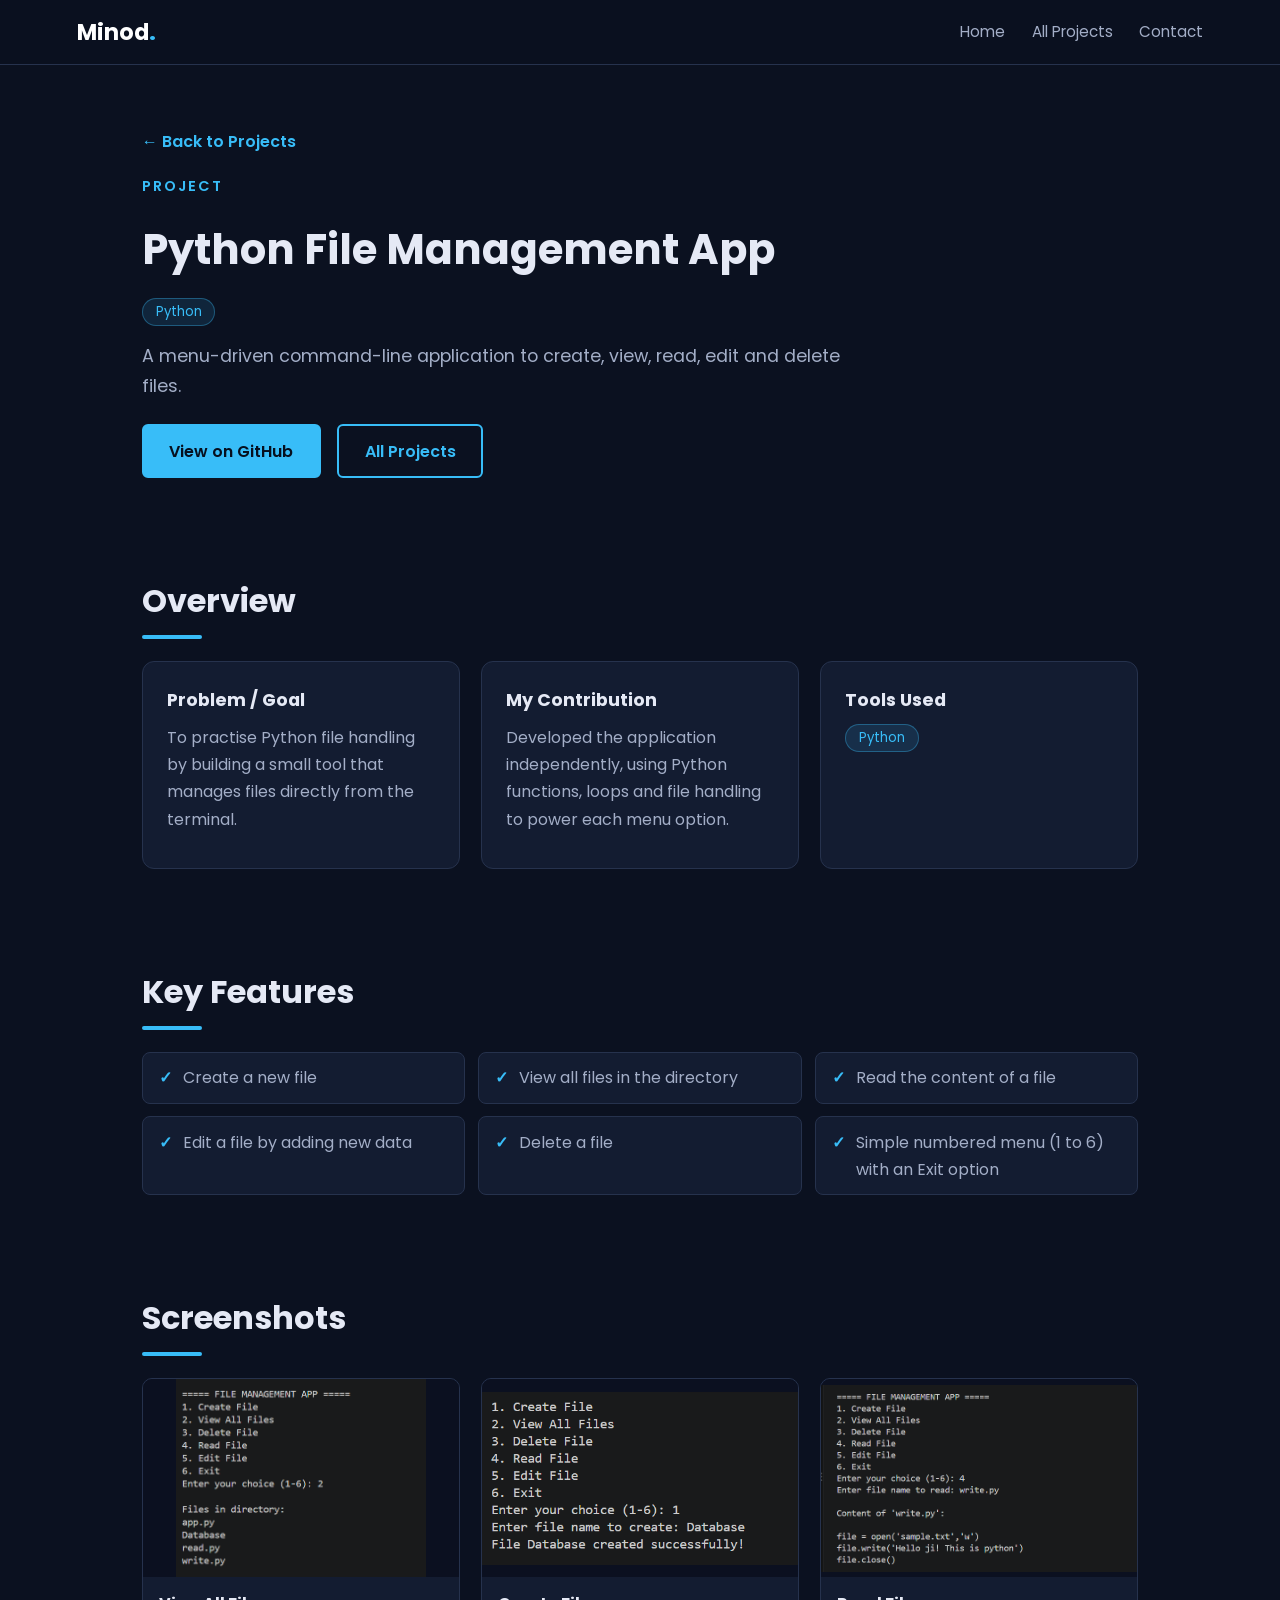
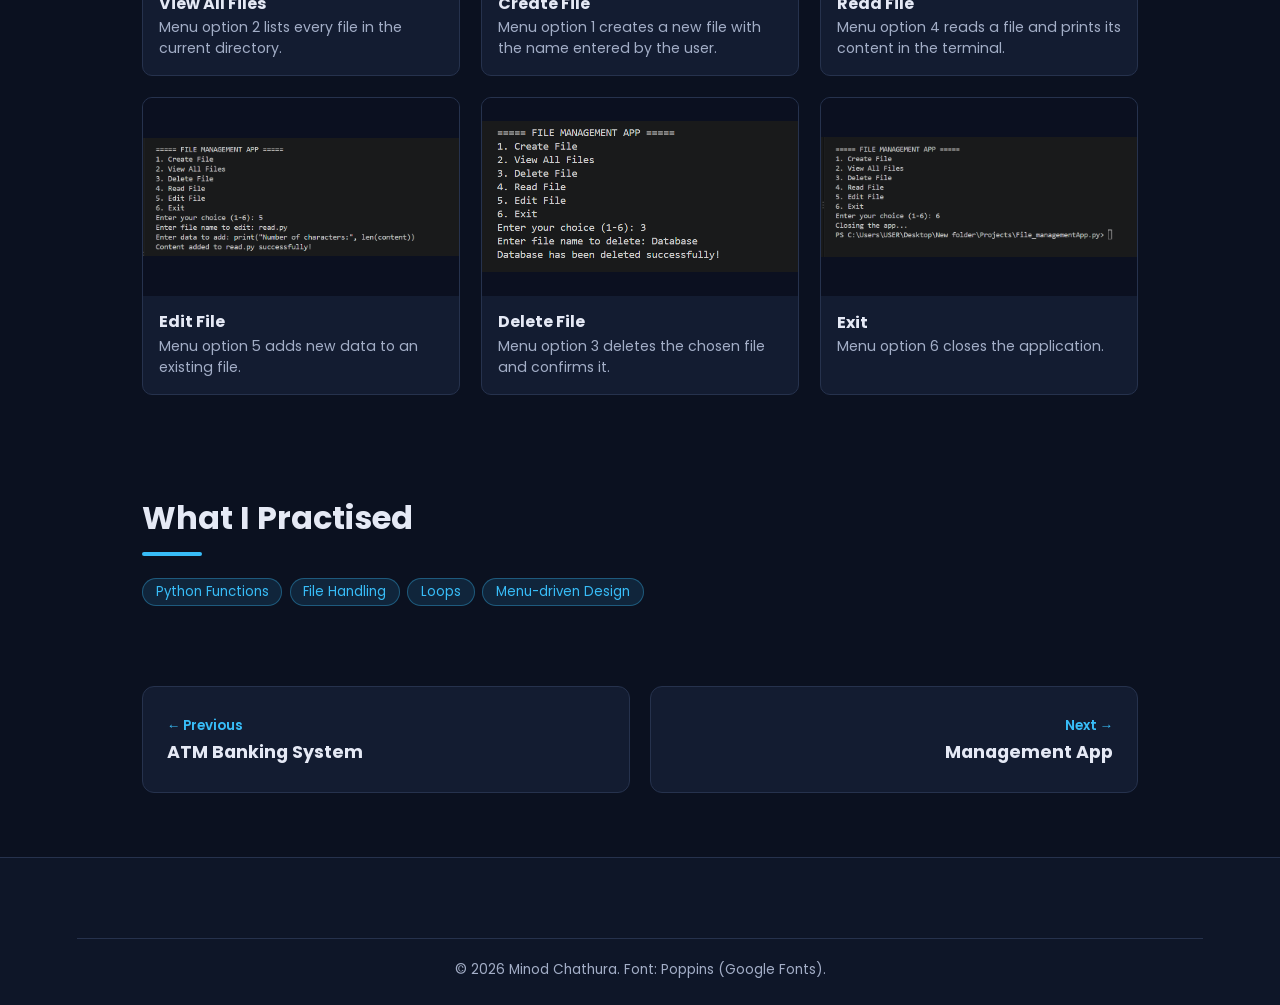
<file: project-file-manager.html>
<!DOCTYPE html>
<html lang="en">
  <head>
    <meta charset="UTF-8" />
    <meta name="viewport" content="width=device-width, initial-scale=1" />
    <meta name="description" content="Python File Management App - project by Minod Chathura." />
    <title>Python File Management App | Minod Chathura</title>
    <link rel="icon" type="image/jpeg" href="assets/profile.jpeg" />
    <link
      href="https://fonts.googleapis.com/css2?family=Poppins:wght@400;500;600;700&display=swap"
      rel="stylesheet"
    />
    <link rel="stylesheet" href="style.css" />
  </head>
  <body class="project-page">
    <a class="skip" href="#main">Skip to main content</a>

    <header class="nav">
      <a href="index.html" class="logo">Minod<span>.</span></a>
      <button class="menu-btn" id="menuBtn" aria-label="Toggle menu" aria-expanded="false">&#9776;</button>
      <nav id="navLinks" aria-label="Main navigation">
        <a href="index.html">Home</a>
        <a href="index.html#projects">All Projects</a>
        <a href="index.html#contact">Contact</a>
      </nav>
    </header>

    <main id="main">
      <section class="p-hero">
        <a class="back" href="index.html#projects">&larr; Back to Projects</a>
        <p class="eyebrow">Project</p>
        <h1>Python File Management App</h1>
        <p class="tags"><span>Python</span></p>
        <p class="lead">A menu-driven command-line application to create, view, read, edit and delete files.</p>
        <div class="btns">
          <a class="btn primary" href="https://github.com/Minodchathura/python-file-management-system" target="_blank" rel="noopener">View on GitHub</a>
          <a class="btn" href="index.html#projects">All Projects</a>
        </div>
      </section>

      <section class="reveal">
        <h3 class="title">Overview</h3>
        <div class="cards">
          <div class="card">
            <h4>Problem / Goal</h4>
            <p>To practise Python file handling by building a small tool that manages files directly from the terminal.</p>
          </div>
          <div class="card">
            <h4>My Contribution</h4>
            <p>Developed the application independently, using Python functions, loops and file handling to power each menu option.</p>
          </div>
          <div class="card">
            <h4>Tools Used</h4>
            <p class="tags"><span>Python</span></p>
          </div>
        </div>
      </section>

      <section class="reveal">
        <h3 class="title">Key Features</h3>
        <ul class="feat">
          <li>Create a new file</li>
          <li>View all files in the directory</li>
          <li>Read the content of a file</li>
          <li>Edit a file by adding new data</li>
          <li>Delete a file</li>
          <li>Simple numbered menu (1 to 6) with an Exit option</li>
        </ul>
      </section>

      <section class="reveal">
        <h3 class="title">Screenshots</h3>
        <div class="gallery">
          <figure class="shot">
            <button
              type="button"
              class="shot-btn"
              data-full="assets/projects/file-manager/01-view-all-files.png"
              data-alt="View All Files: Menu option 2 lists every file in the current directory."
              aria-label="View View All Files screenshot in full size"
            >
              <img src="assets/projects/file-manager/01-view-all-files.png" alt="Python File Management App - View All Files" loading="lazy" />
            </button>
            <figcaption><b>View All Files</b><span>Menu option 2 lists every file in the current directory.</span></figcaption>
          </figure>
          <figure class="shot">
            <button
              type="button"
              class="shot-btn"
              data-full="assets/projects/file-manager/02-create-file.png"
              data-alt="Create File: Menu option 1 creates a new file with the name entered by the user."
              aria-label="View Create File screenshot in full size"
            >
              <img src="assets/projects/file-manager/02-create-file.png" alt="Python File Management App - Create File" loading="lazy" />
            </button>
            <figcaption><b>Create File</b><span>Menu option 1 creates a new file with the name entered by the user.</span></figcaption>
          </figure>
          <figure class="shot">
            <button
              type="button"
              class="shot-btn"
              data-full="assets/projects/file-manager/03-read-file.png"
              data-alt="Read File: Menu option 4 reads a file and prints its content in the terminal."
              aria-label="View Read File screenshot in full size"
            >
              <img src="assets/projects/file-manager/03-read-file.png" alt="Python File Management App - Read File" loading="lazy" />
            </button>
            <figcaption><b>Read File</b><span>Menu option 4 reads a file and prints its content in the terminal.</span></figcaption>
          </figure>
          <figure class="shot">
            <button
              type="button"
              class="shot-btn"
              data-full="assets/projects/file-manager/04-edit-file.png"
              data-alt="Edit File: Menu option 5 adds new data to an existing file."
              aria-label="View Edit File screenshot in full size"
            >
              <img src="assets/projects/file-manager/04-edit-file.png" alt="Python File Management App - Edit File" loading="lazy" />
            </button>
            <figcaption><b>Edit File</b><span>Menu option 5 adds new data to an existing file.</span></figcaption>
          </figure>
          <figure class="shot">
            <button
              type="button"
              class="shot-btn"
              data-full="assets/projects/file-manager/05-delete-file.png"
              data-alt="Delete File: Menu option 3 deletes the chosen file and confirms it."
              aria-label="View Delete File screenshot in full size"
            >
              <img src="assets/projects/file-manager/05-delete-file.png" alt="Python File Management App - Delete File" loading="lazy" />
            </button>
            <figcaption><b>Delete File</b><span>Menu option 3 deletes the chosen file and confirms it.</span></figcaption>
          </figure>
          <figure class="shot">
            <button
              type="button"
              class="shot-btn"
              data-full="assets/projects/file-manager/06-exit.png"
              data-alt="Exit: Menu option 6 closes the application."
              aria-label="View Exit screenshot in full size"
            >
              <img src="assets/projects/file-manager/06-exit.png" alt="Python File Management App - Exit" loading="lazy" />
            </button>
            <figcaption><b>Exit</b><span>Menu option 6 closes the application.</span></figcaption>
          </figure>
        </div>
      </section>

      <section class="reveal">
        <h3 class="title">What I Practised</h3>
        <p class="tags"><span>Python Functions</span><span>File Handling</span><span>Loops</span><span>Menu-driven Design</span></p>
      </section>

      <section class="pn">
        <a class="card" href="project-atm-system.html"><span>&larr; Previous</span><b>ATM Banking System</b></a>
        <a class="card next" href="project-management-app.html"><span>Next &rarr;</span><b>Management App</b></a>
      </section>
    </main>

    <footer class="site-footer">
      <p class="copy">&copy; <span id="year">2026</span> Minod Chathura. Font: Poppins (Google Fonts).</p>
    </footer>

    <!-- lightbox for screenshots -->
    <div id="lightbox" class="lightbox" hidden>
      <button class="lb-close" type="button" aria-label="Close">&times;</button>
      <button class="lb-nav lb-prev" type="button" aria-label="Previous screenshot">&#8249;</button>
      <figure>
        <img id="lbImg" alt="" />
        <figcaption id="lbCap"></figcaption>
      </figure>
      <button class="lb-nav lb-next" type="button" aria-label="Next screenshot">&#8250;</button>
    </div>

    <script src="script.js"></script>
  </body>
</html>
</file>
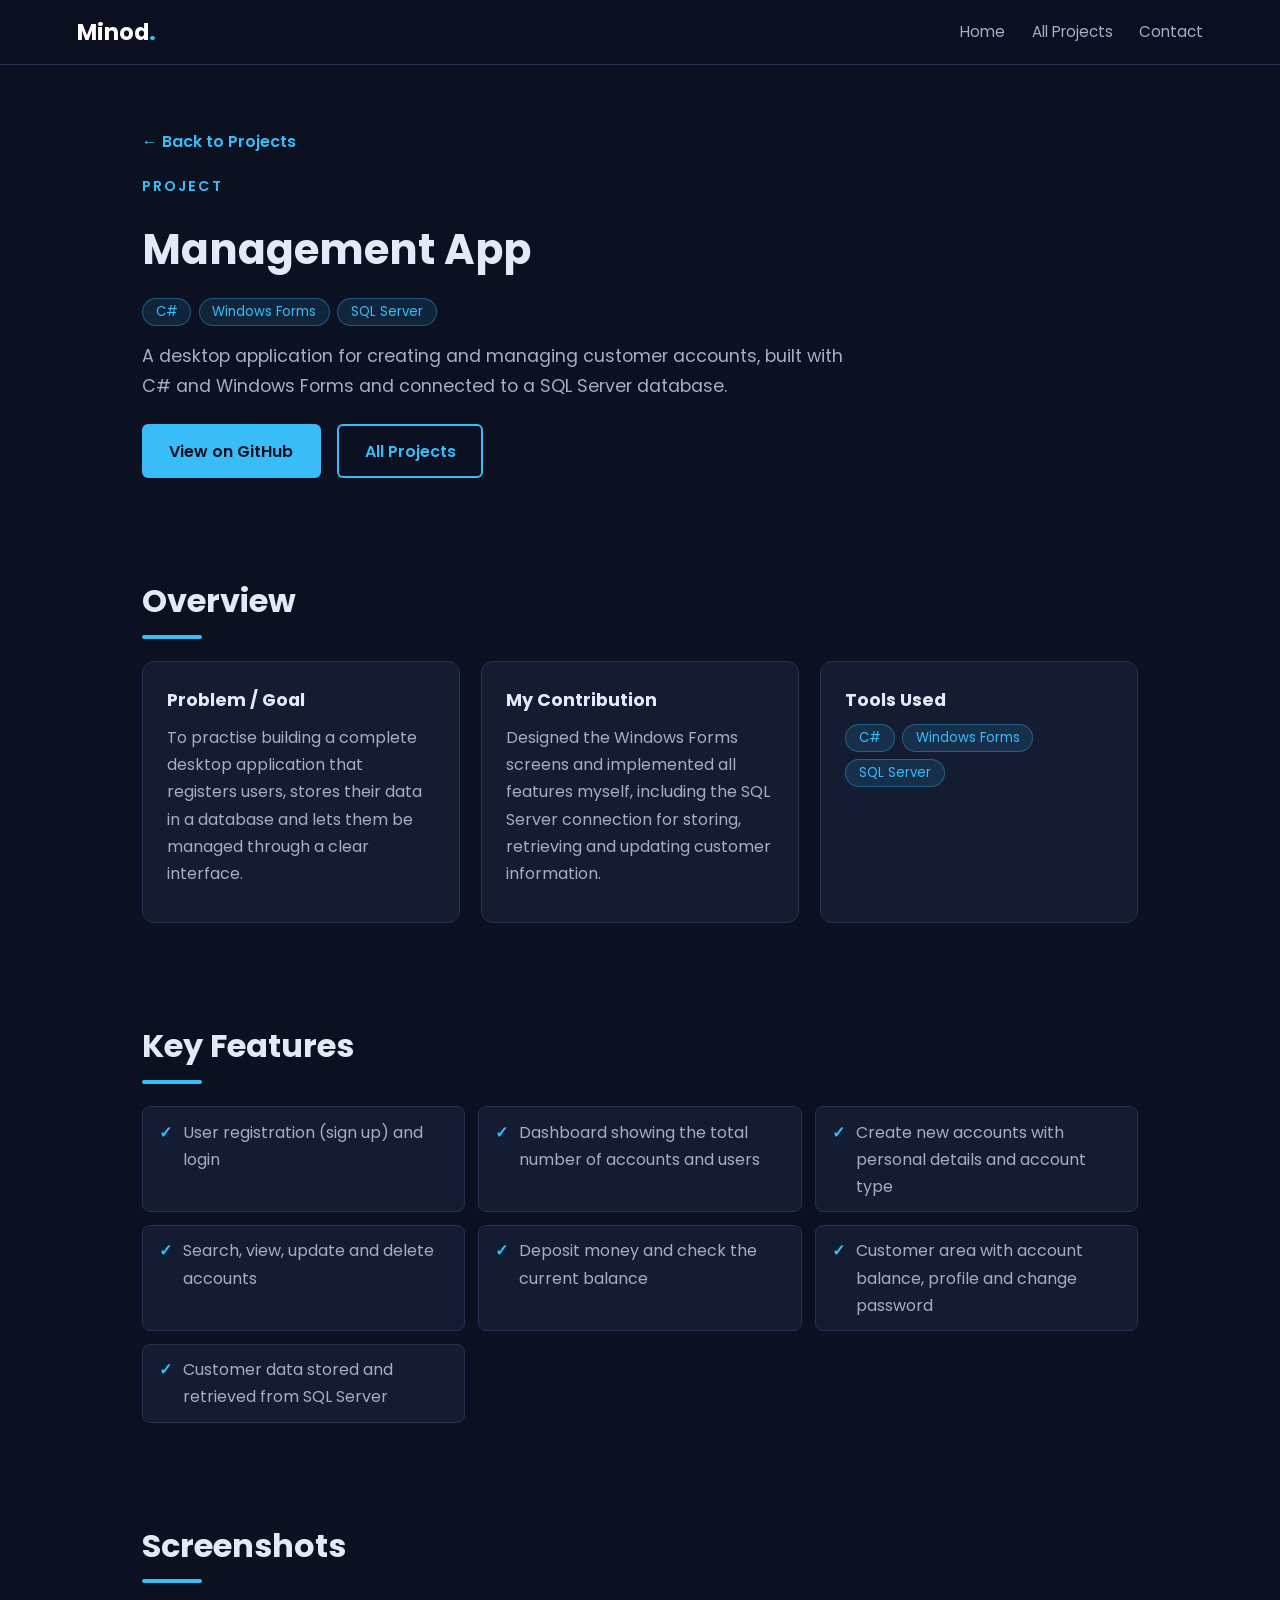
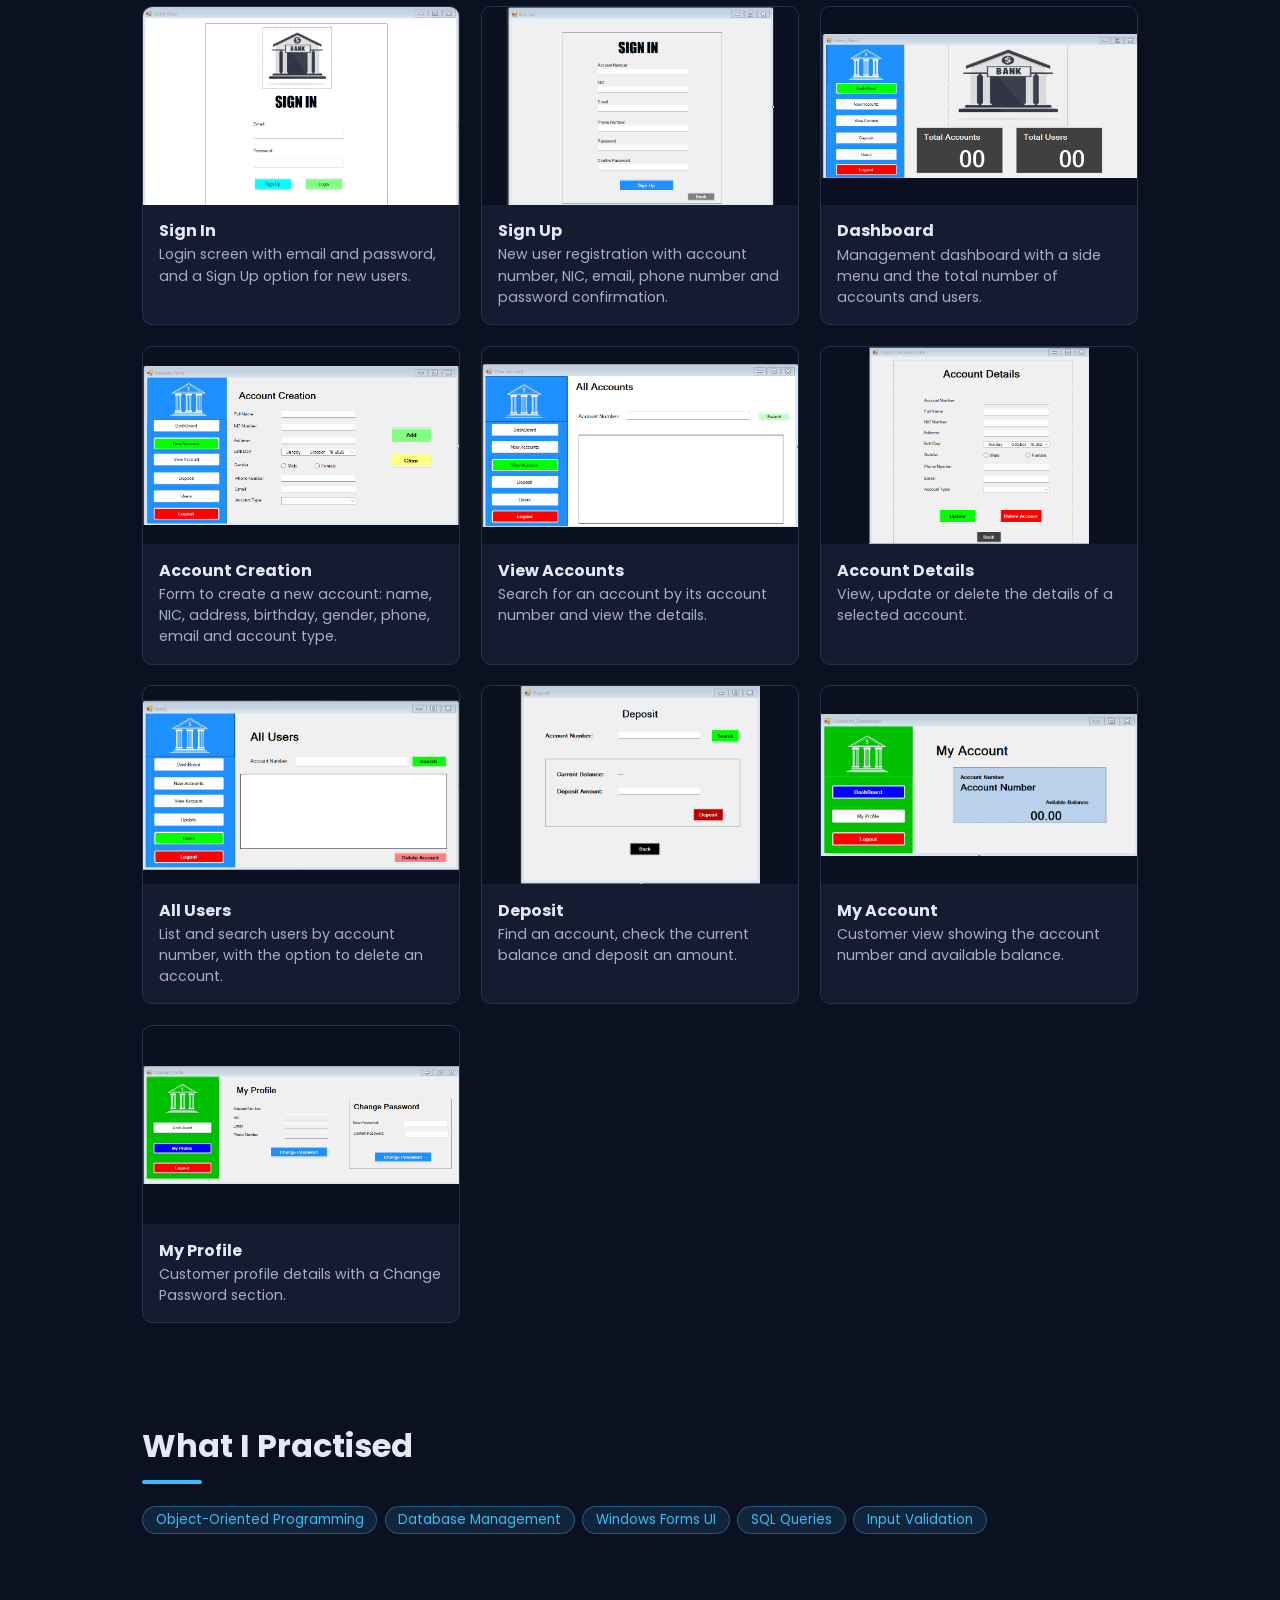
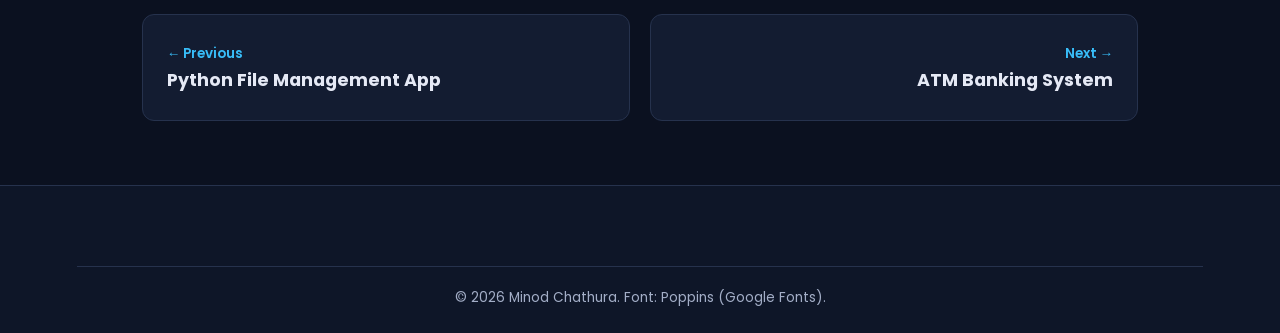
<file: project-management-app.html>
<!DOCTYPE html>
<html lang="en">
  <head>
    <meta charset="UTF-8" />
    <meta name="viewport" content="width=device-width, initial-scale=1" />
    <meta name="description" content="Management App - project by Minod Chathura." />
    <title>Management App | Minod Chathura</title>
    <link rel="icon" type="image/jpeg" href="assets/profile.jpeg" />
    <link
      href="https://fonts.googleapis.com/css2?family=Poppins:wght@400;500;600;700&display=swap"
      rel="stylesheet"
    />
    <link rel="stylesheet" href="style.css" />
  </head>
  <body class="project-page">
    <a class="skip" href="#main">Skip to main content</a>

    <header class="nav">
      <a href="index.html" class="logo">Minod<span>.</span></a>
      <button class="menu-btn" id="menuBtn" aria-label="Toggle menu" aria-expanded="false">&#9776;</button>
      <nav id="navLinks" aria-label="Main navigation">
        <a href="index.html">Home</a>
        <a href="index.html#projects">All Projects</a>
        <a href="index.html#contact">Contact</a>
      </nav>
    </header>

    <main id="main">
      <section class="p-hero">
        <a class="back" href="index.html#projects">&larr; Back to Projects</a>
        <p class="eyebrow">Project</p>
        <h1>Management App</h1>
        <p class="tags"><span>C#</span><span>Windows Forms</span><span>SQL Server</span></p>
        <p class="lead">A desktop application for creating and managing customer accounts, built with C# and Windows Forms and connected to a SQL Server database.</p>
        <div class="btns">
          <a class="btn primary" href="https://github.com/Minodchathura/Banking-Management-Application" target="_blank" rel="noopener">View on GitHub</a>
          <a class="btn" href="index.html#projects">All Projects</a>
        </div>
      </section>

      <section class="reveal">
        <h3 class="title">Overview</h3>
        <div class="cards">
          <div class="card">
            <h4>Problem / Goal</h4>
            <p>To practise building a complete desktop application that registers users, stores their data in a database and lets them be managed through a clear interface.</p>
          </div>
          <div class="card">
            <h4>My Contribution</h4>
            <p>Designed the Windows Forms screens and implemented all features myself, including the SQL Server connection for storing, retrieving and updating customer information.</p>
          </div>
          <div class="card">
            <h4>Tools Used</h4>
            <p class="tags"><span>C#</span><span>Windows Forms</span><span>SQL Server</span></p>
          </div>
        </div>
      </section>

      <section class="reveal">
        <h3 class="title">Key Features</h3>
        <ul class="feat">
          <li>User registration (sign up) and login</li>
          <li>Dashboard showing the total number of accounts and users</li>
          <li>Create new accounts with personal details and account type</li>
          <li>Search, view, update and delete accounts</li>
          <li>Deposit money and check the current balance</li>
          <li>Customer area with account balance, profile and change password</li>
          <li>Customer data stored and retrieved from SQL Server</li>
        </ul>
      </section>

      <section class="reveal">
        <h3 class="title">Screenshots</h3>
        <div class="gallery">
          <figure class="shot">
            <button
              type="button"
              class="shot-btn"
              data-full="assets/projects/management-app/01-sign-in.png"
              data-alt="Sign In: Login screen with email and password, and a Sign Up option for new users."
              aria-label="View Sign In screenshot in full size"
            >
              <img src="assets/projects/management-app/01-sign-in.png" alt="Management App - Sign In" loading="lazy" />
            </button>
            <figcaption><b>Sign In</b><span>Login screen with email and password, and a Sign Up option for new users.</span></figcaption>
          </figure>
          <figure class="shot">
            <button
              type="button"
              class="shot-btn"
              data-full="assets/projects/management-app/02-sign-up.png"
              data-alt="Sign Up: New user registration with account number, NIC, email, phone number and password confirmation."
              aria-label="View Sign Up screenshot in full size"
            >
              <img src="assets/projects/management-app/02-sign-up.png" alt="Management App - Sign Up" loading="lazy" />
            </button>
            <figcaption><b>Sign Up</b><span>New user registration with account number, NIC, email, phone number and password confirmation.</span></figcaption>
          </figure>
          <figure class="shot">
            <button
              type="button"
              class="shot-btn"
              data-full="assets/projects/management-app/03-dashboard.png"
              data-alt="Dashboard: Management dashboard with a side menu and the total number of accounts and users."
              aria-label="View Dashboard screenshot in full size"
            >
              <img src="assets/projects/management-app/03-dashboard.png" alt="Management App - Dashboard" loading="lazy" />
            </button>
            <figcaption><b>Dashboard</b><span>Management dashboard with a side menu and the total number of accounts and users.</span></figcaption>
          </figure>
          <figure class="shot">
            <button
              type="button"
              class="shot-btn"
              data-full="assets/projects/management-app/04-account-creation.png"
              data-alt="Account Creation: Form to create a new account: name, NIC, address, birthday, gender, phone, email and account type."
              aria-label="View Account Creation screenshot in full size"
            >
              <img src="assets/projects/management-app/04-account-creation.png" alt="Management App - Account Creation" loading="lazy" />
            </button>
            <figcaption><b>Account Creation</b><span>Form to create a new account: name, NIC, address, birthday, gender, phone, email and account type.</span></figcaption>
          </figure>
          <figure class="shot">
            <button
              type="button"
              class="shot-btn"
              data-full="assets/projects/management-app/05-view-accounts.png"
              data-alt="View Accounts: Search for an account by its account number and view the details."
              aria-label="View View Accounts screenshot in full size"
            >
              <img src="assets/projects/management-app/05-view-accounts.png" alt="Management App - View Accounts" loading="lazy" />
            </button>
            <figcaption><b>View Accounts</b><span>Search for an account by its account number and view the details.</span></figcaption>
          </figure>
          <figure class="shot">
            <button
              type="button"
              class="shot-btn"
              data-full="assets/projects/management-app/06-account-details.png"
              data-alt="Account Details: View, update or delete the details of a selected account."
              aria-label="View Account Details screenshot in full size"
            >
              <img src="assets/projects/management-app/06-account-details.png" alt="Management App - Account Details" loading="lazy" />
            </button>
            <figcaption><b>Account Details</b><span>View, update or delete the details of a selected account.</span></figcaption>
          </figure>
          <figure class="shot">
            <button
              type="button"
              class="shot-btn"
              data-full="assets/projects/management-app/07-all-users.png"
              data-alt="All Users: List and search users by account number, with the option to delete an account."
              aria-label="View All Users screenshot in full size"
            >
              <img src="assets/projects/management-app/07-all-users.png" alt="Management App - All Users" loading="lazy" />
            </button>
            <figcaption><b>All Users</b><span>List and search users by account number, with the option to delete an account.</span></figcaption>
          </figure>
          <figure class="shot">
            <button
              type="button"
              class="shot-btn"
              data-full="assets/projects/management-app/08-deposit.png"
              data-alt="Deposit: Find an account, check the current balance and deposit an amount."
              aria-label="View Deposit screenshot in full size"
            >
              <img src="assets/projects/management-app/08-deposit.png" alt="Management App - Deposit" loading="lazy" />
            </button>
            <figcaption><b>Deposit</b><span>Find an account, check the current balance and deposit an amount.</span></figcaption>
          </figure>
          <figure class="shot">
            <button
              type="button"
              class="shot-btn"
              data-full="assets/projects/management-app/09-my-account.png"
              data-alt="My Account: Customer view showing the account number and available balance."
              aria-label="View My Account screenshot in full size"
            >
              <img src="assets/projects/management-app/09-my-account.png" alt="Management App - My Account" loading="lazy" />
            </button>
            <figcaption><b>My Account</b><span>Customer view showing the account number and available balance.</span></figcaption>
          </figure>
          <figure class="shot">
            <button
              type="button"
              class="shot-btn"
              data-full="assets/projects/management-app/10-my-profile.png"
              data-alt="My Profile: Customer profile details with a Change Password section."
              aria-label="View My Profile screenshot in full size"
            >
              <img src="assets/projects/management-app/10-my-profile.png" alt="Management App - My Profile" loading="lazy" />
            </button>
            <figcaption><b>My Profile</b><span>Customer profile details with a Change Password section.</span></figcaption>
          </figure>
        </div>
      </section>

      <section class="reveal">
        <h3 class="title">What I Practised</h3>
        <p class="tags"><span>Object-Oriented Programming</span><span>Database Management</span><span>Windows Forms UI</span><span>SQL Queries</span><span>Input Validation</span></p>
      </section>

      <section class="pn">
        <a class="card" href="project-file-manager.html"><span>&larr; Previous</span><b>Python File Management App</b></a>
        <a class="card next" href="project-atm-system.html"><span>Next &rarr;</span><b>ATM Banking System</b></a>
      </section>
    </main>

    <footer class="site-footer">
      <p class="copy">&copy; <span id="year">2026</span> Minod Chathura. Font: Poppins (Google Fonts).</p>
    </footer>

    <!-- lightbox for screenshots -->
    <div id="lightbox" class="lightbox" hidden>
      <button class="lb-close" type="button" aria-label="Close">&times;</button>
      <button class="lb-nav lb-prev" type="button" aria-label="Previous screenshot">&#8249;</button>
      <figure>
        <img id="lbImg" alt="" />
        <figcaption id="lbCap"></figcaption>
      </figure>
      <button class="lb-nav lb-next" type="button" aria-label="Next screenshot">&#8250;</button>
    </div>

    <script src="script.js"></script>
  </body>
</html>
</file>
<file: style.css>
/* Minod Chathura - portfolio styles */

:root {
  --bg: #0b1120;
  --card: #131c31;
  --line: #26324d;
  --text: #e5e9f5;
  --muted: #a3aec7;
  --accent: #38bdf8;
  --accent-dark: #0ea5e9;
}

* {
  box-sizing: border-box;
  margin: 0;
  padding: 0;
}

html {
  scroll-behavior: smooth;
  scroll-padding-top: 70px;
}

body {
  font-family: "Poppins", "Segoe UI", Arial, sans-serif;
  background: var(--bg);
  color: var(--text);
  line-height: 1.7;
}

a {
  color: var(--accent);
  text-decoration: none;
}

a:hover {
  text-decoration: underline;
}

/* keyboard focus - visible outline for accessibility */
a:focus-visible,
button:focus-visible,
input:focus-visible,
textarea:focus-visible {
  outline: 3px solid #facc15;
  outline-offset: 2px;
}

/* skip link (only shows when focused with keyboard) */
.skip {
  position: absolute;
  left: 10px;
  top: -60px;
  background: var(--accent);
  color: #06101f;
  padding: 0.5rem 1rem;
  border-radius: 6px;
  z-index: 100;
}

.skip:focus {
  top: 10px;
}

/* ---------- navigation ---------- */
.nav {
  position: fixed;
  top: 0;
  left: 0;
  right: 0;
  z-index: 20;
  display: flex;
  justify-content: space-between;
  align-items: center;
  padding: 0.8rem 6%;
  background: rgba(11, 17, 32, 0.95);
  border-bottom: 1px solid var(--line);
}

.logo {
  font-size: 1.4rem;
  font-weight: 700;
  color: #fff;
}

.logo span {
  color: var(--accent);
}

.logo:hover {
  text-decoration: none;
}

nav a {
  margin-left: 1.4rem;
  color: var(--muted);
  font-size: 0.95rem;
  padding-bottom: 4px;
}

nav a:hover,
nav a.active {
  color: #fff;
  text-decoration: none;
  border-bottom: 2px solid var(--accent);
}

.menu-btn {
  display: none;
  background: none;
  border: 0;
  color: #fff;
  font-size: 1.7rem;
  cursor: pointer;
}

/* ---------- sections ---------- */
section {
  max-width: 1150px;
  margin: auto;
  padding: 5rem 6% 1rem;
}

.title {
  font-size: 2rem;
  margin-bottom: 1.4rem;
}

.title::after {
  content: "";
  display: block;
  width: 60px;
  height: 4px;
  margin-top: 0.4rem;
  background: var(--accent);
  border-radius: 2px;
}

.subtitle {
  font-size: 1.4rem;
  margin: 2.5rem 0 0.8rem;
}

section > p {
  color: var(--muted);
  margin-bottom: 1rem;
}

/* ---------- home / hero ---------- */
.hero {
  display: flex;
  align-items: center;
  justify-content: space-between;
  gap: 3rem;
  min-height: 100vh;
  padding-top: 7rem;
}

.hero-text {
  flex: 1;
}

.eyebrow {
  color: var(--accent);
  font-weight: 600;
  letter-spacing: 2px;
  text-transform: uppercase;
  font-size: 0.9rem;
}

.hero h1 {
  font-size: 3.4rem;
  line-height: 1.15;
  margin: 0.3rem 0;
}

.hero h2 {
  font-size: 1.4rem;
  font-weight: 600;
  min-height: 2.4rem;
}

.cursor {
  display: inline-block;
  width: 3px;
  height: 1.3rem;
  margin-left: 3px;
  vertical-align: middle;
  background: var(--accent);
  animation: blink 1s steps(1) infinite;
}

@keyframes blink {
  50% {
    opacity: 0;
  }
}

.hero p {
  color: var(--muted);
  margin: 0.8rem 0;
}

.btns {
  display: flex;
  flex-wrap: wrap;
  gap: 1rem;
  margin-top: 1.4rem;
}

.btn {
  display: inline-block;
  padding: 0.7rem 1.6rem;
  border: 2px solid var(--accent);
  border-radius: 6px;
  color: var(--accent);
  font-weight: 600;
  background: none;
  cursor: pointer;
  font-family: inherit;
  font-size: 1rem;
}

.btn:hover {
  text-decoration: none;
  background: rgba(56, 189, 248, 0.12);
}

.btn.primary {
  background: var(--accent);
  color: #06101f;
}

.btn.primary:hover {
  background: var(--accent-dark);
  border-color: var(--accent-dark);
}

.btn.small {
  padding: 0.35rem 1rem;
  font-size: 0.9rem;
}

.stats {
  display: flex;
  flex-wrap: wrap;
  gap: 2rem;
  margin-top: 2rem;
}

.stat b {
  display: block;
  font-size: 1.9rem;
  color: #fff;
}

.stat span {
  color: var(--muted);
  font-size: 0.85rem;
}

.hero-img {
  text-align: center;
}

.photo {
  width: 280px;
  height: 280px;
  margin: auto;
  border-radius: 50%;
  border: 4px solid var(--accent);
  padding: 5px;
}

.photo img {
  width: 100%;
  height: 100%;
  object-fit: cover;
  object-position: top;
  border-radius: 50%;
}

.socials {
  display: flex;
  justify-content: center;
  gap: 1rem;
  margin-top: 1.5rem;
}

.socials.left {
  justify-content: flex-start;
  margin-top: 0;
}

.socials a {
  width: 46px;
  height: 46px;
  display: flex;
  align-items: center;
  justify-content: center;
  border: 1px solid var(--line);
  border-radius: 50%;
  background: var(--card);
}

.socials a:hover {
  background: var(--accent);
}

.socials svg {
  width: 22px;
  height: 22px;
  fill: var(--accent);
}

.socials a:hover svg {
  fill: #06101f;
}

/* ---------- cards and tags ---------- */
.cards {
  display: grid;
  grid-template-columns: repeat(auto-fit, minmax(270px, 1fr));
  gap: 1.3rem;
  margin-top: 1.2rem;
}

.card {
  background: var(--card);
  border: 1px solid var(--line);
  border-radius: 12px;
  padding: 1.5rem;
}

.card:hover {
  border-color: var(--accent);
}

.card h4 {
  font-size: 1.1rem;
  margin-bottom: 0.5rem;
}

.card p {
  color: var(--muted);
  margin-bottom: 0.7rem;
}

.place {
  color: var(--accent) !important;
  font-weight: 600;
}

.tags {
  display: flex;
  flex-wrap: wrap;
  gap: 0.45rem;
}

.tags span {
  background: rgba(56, 189, 248, 0.12);
  border: 1px solid rgba(56, 189, 248, 0.35);
  color: var(--accent);
  padding: 0.1rem 0.8rem;
  border-radius: 20px;
  font-size: 0.83rem;
}

.link {
  font-weight: 600;
}

/* ---------- education ---------- */
.timeline {
  border-left: 2px solid var(--line);
  padding-left: 2rem;
  margin-left: 0.5rem;
}

.item {
  position: relative;
  margin-bottom: 2rem;
}

.item::before {
  content: "";
  position: absolute;
  left: -2.6rem;
  top: 0.5rem;
  width: 14px;
  height: 14px;
  border-radius: 50%;
  background: var(--accent);
}

.item p {
  color: var(--muted);
  margin-bottom: 0.5rem;
}

.item h4 {
  font-size: 1.2rem;
}

.date {
  color: var(--accent);
  font-size: 0.9rem;
  font-weight: 600;
}

.courses {
  list-style: none;
  display: flex;
  flex-wrap: wrap;
  gap: 0.4rem;
  margin-bottom: 0.6rem;
}

.courses li {
  background: var(--card);
  border: 1px solid var(--line);
  border-radius: 6px;
  padding: 0.1rem 0.7rem;
  font-size: 0.85rem;
  color: var(--muted);
}

/* certificates */
.cert-grid {
  display: grid;
  grid-template-columns: repeat(auto-fit, minmax(280px, 1fr));
  gap: 1.4rem;
}

.cert {
  padding: 0;
  overflow: hidden;
}

.cert-img {
  display: block;
  width: 100%;
  padding: 0;
  border: 0;
  background: #000;
  cursor: zoom-in;
}

.cert-img img {
  display: block;
  width: 100%;
  aspect-ratio: 800 / 565;
  object-fit: cover;
}

.cert-body {
  padding: 1.2rem 1.4rem 1.4rem;
}

.cert-issuer {
  color: var(--accent) !important;
  font-size: 0.8rem;
  font-weight: 600;
  letter-spacing: 1px;
  text-transform: uppercase;
  margin-bottom: 0.2rem !important;
}

.cert-date {
  font-size: 0.85rem;
  color: var(--muted);
}

.cert-code {
  font-size: 0.8rem;
}

/* ---------- project cards on home page ---------- */
.proj {
  padding: 0;
  display: flex;
  flex-direction: column;
  overflow: hidden;
}

.proj-cover {
  display: block;
  background: #0b1020;
  border-bottom: 1px solid var(--line);
}

.proj-cover img {
  display: block;
  width: 100%;
  aspect-ratio: 16 / 10;
  object-fit: cover;
  object-position: top;
}

.proj-body {
  display: flex;
  flex-direction: column;
  flex: 1;
  padding: 1.3rem 1.5rem 1.5rem;
}

.proj-body .tags {
  margin-bottom: 0.7rem;
}

.proj-body p strong {
  color: var(--text);
}

.proj-links {
  margin-top: auto;
  display: flex;
  align-items: center;
  flex-wrap: wrap;
  gap: 1.2rem;
}

/* ---------- contact ---------- */
.contact-grid {
  display: grid;
  grid-template-columns: 1fr 1.1fr;
  gap: 2rem;
  align-items: start;
}

.contact-info p {
  color: var(--muted);
  margin-bottom: 1rem;
}

.contact {
  list-style: none;
  margin-bottom: 1.5rem;
}

.contact li {
  margin-bottom: 0.6rem;
  color: var(--muted);
}

.contact strong {
  color: #fff;
}

.form h4 {
  font-size: 1.3rem;
  margin-bottom: 1rem;
}

.field {
  margin-bottom: 1rem;
}

.field label {
  display: block;
  font-size: 0.9rem;
  font-weight: 600;
  margin-bottom: 0.3rem;
}

.field input,
.field textarea {
  width: 100%;
  padding: 0.7rem 1rem;
  border: 1px solid var(--line);
  border-radius: 8px;
  background: #0e1628;
  color: var(--text);
  font: inherit;
  resize: vertical;
}

.field.invalid input,
.field.invalid textarea {
  border-color: #f87171;
}

.err {
  display: block;
  min-height: 1.1rem;
  color: #fca5a5;
  font-size: 0.8rem;
}

.status {
  margin-top: 0.8rem;
  min-height: 1.4rem;
}

.status.ok {
  color: #4ade80;
}

.status.bad {
  color: #fca5a5;
}

/* ---------- footer ---------- */
.site-footer {
  margin-top: 5rem;
  padding: 3rem 6% 1.5rem;
  border-top: 1px solid var(--line);
  background: #0e1628;
}

.foot-grid {
  max-width: 1150px;
  margin: auto;
  display: grid;
  grid-template-columns: 2fr 1fr 1fr;
  gap: 2rem;
}

.foot-grid p {
  color: var(--muted);
  margin-top: 0.6rem;
  font-size: 0.92rem;
}

.foot-grid h5 {
  font-size: 1rem;
  margin-bottom: 0.8rem;
}

.foot-grid > div > a:not(.logo) {
  display: block;
  color: var(--muted);
  margin-bottom: 0.4rem;
  font-size: 0.92rem;
}

.copy {
  max-width: 1150px;
  margin: 2rem auto 0;
  padding-top: 1.2rem;
  border-top: 1px solid var(--line);
  text-align: center;
  font-size: 0.85rem;
  color: var(--muted);
}

#top {
  position: fixed;
  right: 20px;
  bottom: 20px;
  width: 44px;
  height: 44px;
  border: 0;
  border-radius: 50%;
  background: var(--accent);
  color: #06101f;
  font-size: 1.2rem;
  cursor: pointer;
  display: none;
  z-index: 20;
}

#top.show {
  display: block;
}

/* fade-in when scrolling (only if JS is running) */
.js .reveal {
  opacity: 0;
  transform: translateY(30px);
  transition:
    opacity 0.6s,
    transform 0.6s;
}

.js .reveal.show {
  opacity: 1;
  transform: none;
}

/* ---------- lightbox (certificates + screenshots) ---------- */
.lightbox {
  position: fixed;
  inset: 0;
  z-index: 50;
  display: flex;
  align-items: center;
  justify-content: center;
  background: rgba(3, 6, 18, 0.92);
  padding: 1rem;
}

.lightbox[hidden] {
  display: none;
}

.lightbox figure {
  text-align: center;
  max-width: 94vw;
}

.lightbox img {
  max-width: 94vw;
  max-height: 80vh;
  border-radius: 8px;
}

.lightbox figcaption {
  max-width: 720px;
  margin: 0.8rem auto 0;
  color: var(--muted);
  font-size: 0.92rem;
}

.lb-close {
  position: absolute;
  top: 14px;
  right: 22px;
  background: none;
  border: 0;
  color: #fff;
  font-size: 2.6rem;
  line-height: 1;
  cursor: pointer;
}

.lb-nav {
  position: absolute;
  top: 50%;
  transform: translateY(-50%);
  width: 46px;
  height: 46px;
  border: 0;
  border-radius: 50%;
  background: rgba(255, 255, 255, 0.15);
  color: #fff;
  font-size: 2.2rem;
  line-height: 1;
  cursor: pointer;
}

.lb-prev {
  left: 14px;
}

.lb-next {
  right: 14px;
}

/* ---------- project detail pages ---------- */
.p-hero {
  padding-top: 8rem;
}

.p-hero h1 {
  font-size: 2.6rem;
  margin: 0.3rem 0 0.8rem;
}

.lead {
  max-width: 720px;
  margin: 1rem 0;
  color: var(--muted);
  font-size: 1.1rem;
}

.back {
  display: inline-block;
  margin-bottom: 1.2rem;
  font-weight: 600;
}

.feat {
  list-style: none;
  display: grid;
  grid-template-columns: repeat(auto-fit, minmax(300px, 1fr));
  gap: 0.8rem;
}

.feat li {
  position: relative;
  padding: 0.7rem 1rem 0.7rem 2.5rem;
  background: var(--card);
  border: 1px solid var(--line);
  border-radius: 8px;
  color: var(--muted);
}

.feat li::before {
  content: "\2713";
  position: absolute;
  left: 1rem;
  color: var(--accent);
  font-weight: 700;
}

.gallery {
  display: grid;
  grid-template-columns: repeat(auto-fill, minmax(300px, 1fr));
  gap: 1.3rem;
}

.gallery.tall {
  grid-template-columns: repeat(auto-fill, minmax(320px, 1fr));
}

.shot {
  background: var(--card);
  border: 1px solid var(--line);
  border-radius: 10px;
  overflow: hidden;
}

.shot-btn {
  display: block;
  width: 100%;
  padding: 0;
  border: 0;
  background: #0b1020;
  cursor: zoom-in;
}

.shot-btn img {
  display: block;
  width: 100%;
  aspect-ratio: 16 / 10;
  object-fit: contain;
}

.gallery.tall .shot-btn img {
  aspect-ratio: 16 / 11;
  object-fit: cover;
  object-position: top;
}

.shot figcaption {
  padding: 0.8rem 1rem 1rem;
}

.shot figcaption b {
  display: block;
}

.shot figcaption span {
  display: block;
  color: var(--muted);
  font-size: 0.88rem;
  line-height: 1.5;
}

.pn {
  display: grid;
  grid-template-columns: 1fr 1fr;
  gap: 1.2rem;
  padding-top: 3rem;
}

.pn .card {
  display: block;
  color: var(--text);
}

.pn .card:hover {
  text-decoration: none;
}

.pn .card span {
  color: var(--accent);
  font-size: 0.85rem;
  font-weight: 600;
}

.pn .card b {
  display: block;
  font-size: 1.1rem;
}

.pn .next {
  text-align: right;
}

.project-page .site-footer {
  margin-top: 3rem;
}

/* ---------- small screens ---------- */
@media (max-width: 800px) {
  .menu-btn {
    display: block;
  }

  nav {
    display: none;
    position: absolute;
    top: 100%;
    left: 0;
    right: 0;
    flex-direction: column;
    padding: 1rem 6%;
    background: var(--bg);
    border-bottom: 1px solid var(--line);
  }

  nav.open {
    display: flex;
  }

  nav a {
    margin: 0.6rem 0;
  }

  .hero {
    flex-direction: column-reverse;
    text-align: center;
    gap: 1.5rem;
  }

  .btns,
  .stats {
    justify-content: center;
  }

  .hero h1 {
    font-size: 2.4rem;
  }

  .photo {
    width: 220px;
    height: 220px;
  }

  .contact-grid,
  .foot-grid,
  .pn {
    grid-template-columns: 1fr;
  }

  .p-hero h1 {
    font-size: 2rem;
  }
}

/* respect people who turn off animations in their system */
@media (prefers-reduced-motion: reduce) {
  html {
    scroll-behavior: auto;
  }

  .cursor {
    animation: none;
  }

  .js .reveal {
    opacity: 1;
    transform: none;
    transition: none;
  }
}
</file>
